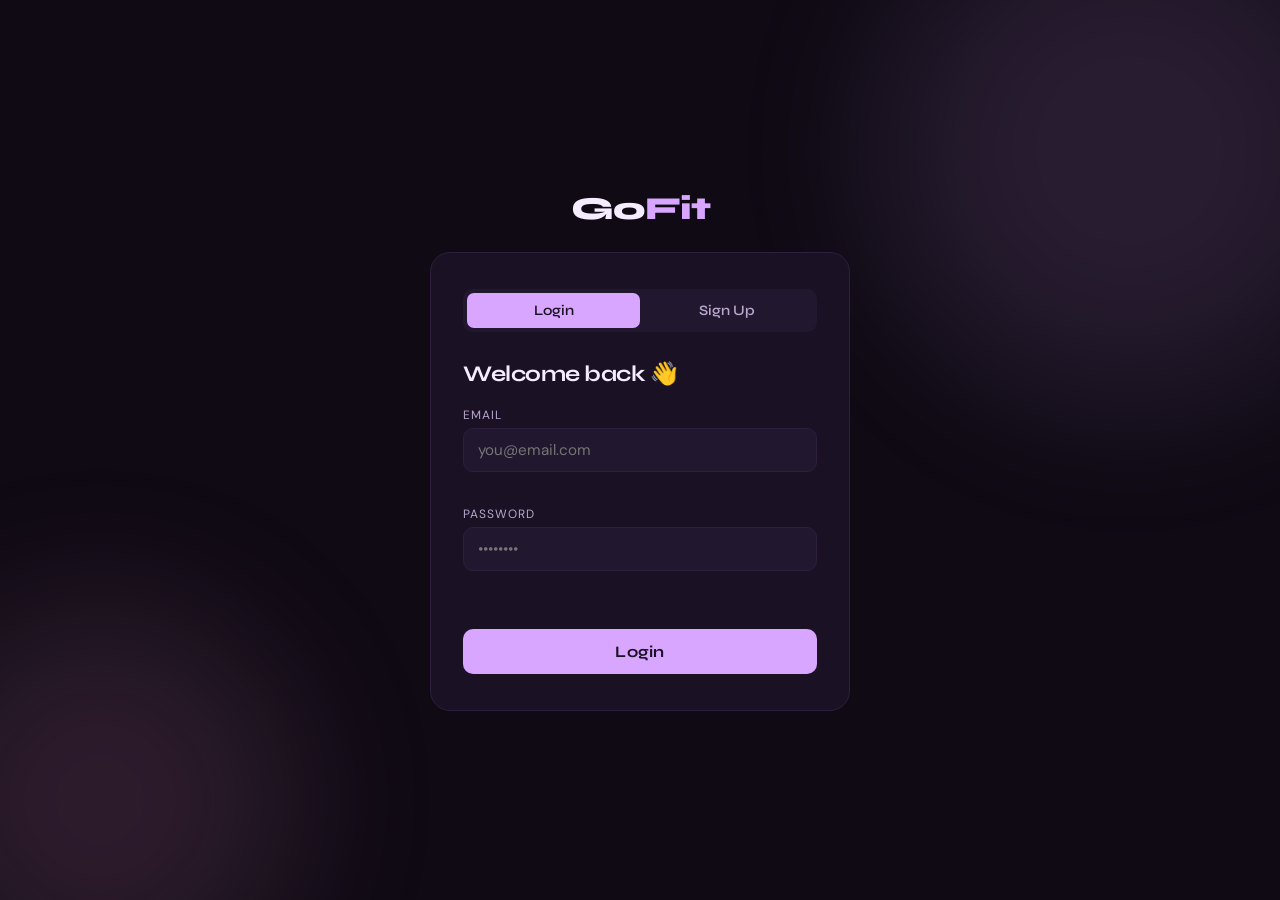
<file: src/main/resources/static/index.html>
<!DOCTYPE html>
<html lang="en">
<head>
    <meta charset="UTF-8">
    <title>GoFit</title>
    <link href="https://fonts.googleapis.com/css2?family=Syne:wght@400;600;700;800&family=DM+Sans:wght@300;400;500&display=swap" rel="stylesheet">
    <style>
        :root {
            --bg: #0f0a14;
            --card: #1a1224;
            --border: #2d1f3d;

            --accent: #d8a6ff;
            --accent-dim: #c084fc;

            --text: #f5ecff;
            --muted: #b8a7cc;

            --error: #ff7aa2;
            --success: #d8a6ff;

            --input-bg: #21172e;
        }

        * { box-sizing: border-box; margin: 0; padding: 0; }

        body {
            font-family: 'DM Sans', sans-serif;
            background: var(--bg);
            color: var(--text);
            min-height: 100vh;
            display: flex;
            align-items: center;
            justify-content: center;
            overflow: hidden;
        }

        body::before, body::after {
            content: '';
            position: fixed;
            border-radius: 50%;
            filter: blur(80px);
            opacity: 0.12;
            pointer-events: none;
            z-index: 0;
        }
        body::before {
            width: 500px; height: 500px;
            background: var(--accent);
            top: -100px; right: -100px;
            animation: drift 8s ease-in-out infinite alternate;
        }
        body::after {
            width: 400px; height: 400px;
            background: #ff9edb;
            bottom: -100px; left: -100px;
            animation: drift 10s ease-in-out infinite alternate-reverse;
        }
        @keyframes drift {
            from { transform: translate(0, 0); }
            to   { transform: translate(40px, 40px); }
        }

        .wrapper {
            position: relative;
            z-index: 1;
            width: 420px;
        }

        .logo {
            font-family: 'Syne', sans-serif;
            font-weight: 800;
            font-size: 2rem;
            letter-spacing: -1px;
            margin-bottom: 24px;
            text-align: center;
        }
        .logo span { color: var(--accent); }

        .card {
            background: var(--card);
            border: 1px solid var(--border);
            border-radius: 20px;
            padding: 36px 32px;
            animation: slideUp 0.4s ease;
        }
        @keyframes slideUp {
            from { opacity: 0; transform: translateY(20px); }
            to   { opacity: 1; transform: translateY(0); }
        }

        .tabs {
            display: flex;
            background: var(--input-bg);
            border-radius: 10px;
            padding: 4px;
            margin-bottom: 28px;
        }
        .tab-btn {
            flex: 1;
            padding: 9px;
            border: none;
            border-radius: 7px;
            background: transparent;
            color: var(--muted);
            font-family: 'Syne', sans-serif;
            font-weight: 600;
            font-size: 0.9rem;
            cursor: pointer;
            transition: all 0.2s;
        }
        .tab-btn.active {
            background: var(--accent);
            color: #1a1224;
        }

        .form-title {
            font-family: 'Syne', sans-serif;
            font-weight: 700;
            font-size: 1.4rem;
            margin-bottom: 20px;
            letter-spacing: -0.5px;
        }

        .field { margin-bottom: 14px; }

        label {
            display: block;
            font-size: 0.75rem;
            color: var(--muted);
            text-transform: uppercase;
            letter-spacing: 0.08em;
            margin-bottom: 5px;
        }

        input, select {
            width: 100%;
            padding: 11px 14px;
            background: var(--input-bg);
            border: 1px solid var(--border);
            border-radius: 10px;
            color: var(--text);
            font-family: 'DM Sans', sans-serif;
            font-size: 0.95rem;
            transition: border-color 0.2s, box-shadow 0.2s;
            outline: none;
            appearance: none;
        }
        input:focus, select:focus {
            border-color: var(--accent);
            box-shadow: 0 0 0 3px rgba(216, 166, 255, 0.2);
        }
        input.invalid, select.invalid {
            border-color: var(--error);
        }
        select option { background: var(--card); }

        .error-msg {
            color: var(--error);
            font-size: 0.75rem;
            margin-top: 4px;
            min-height: 16px;
        }

        .row {
            display: grid;
            grid-template-columns: 1fr 1fr;
            gap: 12px;
        }

        .btn-primary {
            width: 100%;
            padding: 13px;
            background: var(--accent);
            color: #1a1224;
            font-family: 'Syne', sans-serif;
            font-weight: 700;
            font-size: 1rem;
            border: none;
            border-radius: 10px;
            cursor: pointer;
            margin-top: 8px;
            transition: background 0.2s, transform 0.1s;
            letter-spacing: 0.02em;
        }
        .btn-primary:hover { background: var(--accent-dim); }
        .btn-primary:active { transform: scale(0.98); }
        .btn-primary:disabled { opacity: 0.5; cursor: not-allowed; }

        .success-msg {
            color: var(--success);
            font-size: 0.85rem;
            text-align: center;
            margin-top: 12px;
            min-height: 20px;
        }

        .hidden { display: none; }

        #signupForm {
            max-height: 420px;
            overflow-y: auto;
            padding-right: 4px;
        }
        #signupForm::-webkit-scrollbar { width: 4px; }
        #signupForm::-webkit-scrollbar-track { background: transparent; }
        #signupForm::-webkit-scrollbar-thumb { background: var(--border); border-radius: 4px; }
    </style>
</head>
<body>

<div class="wrapper">
    <div class="logo">Go<span>Fit</span></div>

    <div class="card">
        <div class="tabs">
            <button class="tab-btn active" id="tabLogin" onclick="showLogin()">Login</button>
            <button class="tab-btn" id="tabSignup" onclick="showSignup()">Sign Up</button>
        </div>

        <!-- LOGIN -->
        <div id="loginForm">
            <div class="form-title">Welcome back 👋</div>

            <div class="field">
                <label>Email</label>
                <input type="email" id="loginEmail" placeholder="you@email.com">
                <div class="error-msg" id="loginEmailError"></div>
            </div>

            <div class="field">
                <label>Password</label>
                <input type="password" id="loginPassword" placeholder="••••••••">
                <div class="error-msg" id="loginPasswordError"></div>
            </div>

            <div class="error-msg" id="loginError"></div>

            <button class="btn-primary" id="loginBtn" onclick="login()">Login</button>
        </div>

        <!-- SIGNUP -->
        <div id="signupForm" class="hidden">
            <div class="form-title">Create account</div>

            <div class="field">
                <label>Email</label>
                <input type="email" id="email" placeholder="you@email.com">
                <div class="error-msg" id="emailError"></div>
            </div>

            <div class="field">
                <label>Password</label>
                <input type="password" id="password" placeholder="Min 4 characters">
                <div class="error-msg" id="passwordError"></div>
            </div>

            <div class="row">
                <div class="field">

                    <label>First Name</label>
                    <input type="text" id="firstName" placeholder="Alexia">
                    <div class="error-msg" id="firstNameError"></div>
                </div>
                <div class="field">
                    <label>Last Name</label>
                    <input type="text" id="lastName" placeholder="Cosac">
                    <div class="error-msg" id="lastNameError"></div>
                </div>
            </div>

            <div class="row">
                <div class="field">
                    <label>Height (cm)</label>
                    <input type="number" id="height" placeholder="175">
                    <div class="error-msg" id="heightError"></div>
                </div>
                <div class="field">
                    <label>Weight (kg)</label>
                    <input type="number" id="weight" placeholder="70">
                    <div class="error-msg" id="weightError"></div>
                </div>
            </div>

            <div class="field">
                <label>Birth Date</label>
                <input type="date" id="birthDate">
                <div class="error-msg" id="birthDateError"></div>
            </div>

            <div class="field">

                <label>Gender</label>
                <select id="gender">
                    <option value="">Select gender</option>
                    <option value="MALE">Male</option>
                    <option value="FEMALE">Female</option>
                </select>
                <div class="error-msg" id="genderError"></div>
            </div>

            <div class="field">
                <label>Activity Level</label>
                <select id="activity">
                    <option value="">Select activity</option>
                    <option>SEDENTARY</option>
                    <option>LIGHT</option>
                    <option>MODERATE</option>
                    <option>ACTIVE</option>


                </select>
                <div class="error-msg" id="activityError"></div>
            </div>

            <div class="field">
                <label>Goal</label>
                <select id="goal">
                    <option value="">Select goal</option>
                    <option>LOSE_WEIGHT</option>
                    <option>MAINTAIN</option>
                    <option>GAIN_WEIGHT</option>
                    <option>BUILD_MUSCLE</option>
                </select>
                <div class="error-msg" id="goalError"></div>
            </div>

            <button class="btn-primary" id="signupBtn" onclick="signup()">Create Account</button>
            <div class="success-msg" id="successMessage"></div>
        </div>
    </div>
</div>

<script>
    function showLogin() {
        document.getElementById("loginForm").classList.remove("hidden");
        document.getElementById("signupForm").classList.add("hidden");
        document.getElementById("tabLogin").classList.add("active");
        document.getElementById("tabSignup").classList.remove("active");
        clearErrors();
    }

    function showSignup() {
        document.getElementById("signupForm").classList.remove("hidden");
        document.getElementById("loginForm").classList.add("hidden");
        document.getElementById("tabSignup").classList.add("active");
        document.getElementById("tabLogin").classList.remove("active");
        clearErrors();
    }

    function clearErrors() {
        document.querySelectorAll(".error-msg").forEach(e => e.innerText = "");
        document.querySelectorAll("input, select").forEach(el => el.classList.remove("invalid"));
        const s = document.getElementById("successMessage");
        if (s) s.innerText = "";
    }

    function setError(inputId, errorId, message) {
        document.getElementById(errorId).innerText = message;
        const input = document.getElementById(inputId);
        if (input) input.classList.add("invalid");
    }

    async function login() {
        clearErrors();

        const email    = document.getElementById("loginEmail").value.trim();
        const password = document.getElementById("loginPassword").value;
        let valid = true;

        if (!email || !email.includes("@")) {
            setError("loginEmail", "loginEmailError", "Enter a valid email");
            valid = false;
        }
        if (!password || password.length < 4) {
            setError("loginPassword", "loginPasswordError", "Min 4 characters");
            valid = false;
        }
        if (!valid) return;

        const btn = document.getElementById("loginBtn");
        btn.disabled = true;
        btn.innerText = "Logging in...";

        try {
            const response = await fetch("http://localhost:8083/auth/login", {
                method: "POST",
                headers: { "Content-Type": "application/json" },
                body: JSON.stringify({ email, password })
            });

            if (response.ok) {
                const data = await response.json();
                localStorage.setItem("token", data.token);
                btn.innerText = "✓ Success!";
                setTimeout(() => {
                    window.location.href = "dashboard.html";
                }, 600);
            } else {
                const msg = await response.text();
                document.getElementById("loginError").innerText = msg || "Invalid credentials";
                btn.disabled = false;
                btn.innerText = "Login";
            }

        } catch (err) {
            console.error(err);
            document.getElementById("loginError").innerText = "Server error. Try again.";
            btn.disabled = false;
            btn.innerText = "Login";
        }
    }

    async function signup() {
        clearErrors();

        const email     = document.getElementById("email").value.trim();
        const password  = document.getElementById("password").value;
        const height    = document.getElementById("height").value;
        const weight    = document.getElementById("weight").value;
        const birthDate = document.getElementById("birthDate").value;
        const activity  = document.getElementById("activity").value;
        const goal      = document.getElementById("goal").value;

        const gender = document.getElementById("gender").value;
        const firstName = document.getElementById("firstName").value.trim();
        const lastName  = document.getElementById("lastName").value.trim();

        let valid = true;

        if (!email || !email.includes("@")) {
            setError("email", "emailError", "Invalid email"); valid = false;
        }
        if (!password || password.length < 4) {
            setError("password", "passwordError", "Min 4 characters"); valid = false;
        }
        if (!height || height < 100 || height > 250) {
            setError("height", "heightError", "Must be 100–250 cm"); valid = false;
        }
        if (!weight || weight < 30 || weight > 300) {
            setError("weight", "weightError", "Must be 30–300 kg"); valid = false;
        }
        if (!birthDate) {
            setError("birthDate", "birthDateError", "Select birth date"); valid = false;
        }
        if (!activity) {
            setError("activity", "activityError", "Select activity level"); valid = false;
        }
        if (!goal) {
            setError("goal", "goalError", "Select a goal"); valid = false;
        }
        if (!valid) return;

        const btn = document.getElementById("signupBtn");
        btn.disabled = true;
        btn.innerText = "Creating account...";

        try {
            const response = await fetch("http://localhost:8083/auth/register", {
                method: "POST",
                headers: { "Content-Type": "application/json" },
                body: JSON.stringify({
                    email, password,

                    firstName,
                    lastName,
                    height: parseFloat(height),
                    weight: parseFloat(weight),
                    birthDate, activityLevel: activity, goal,
                    gender,
                    targetWeight: parseFloat(weight),
                    experienceLevel: "BEGINNER"
                })
            });

            if (response.ok) {
                document.getElementById("successMessage").innerText = "✓ Account created! Redirecting to login...";
                btn.innerText = "Create Account";
                btn.disabled = false;
                setTimeout(showLogin, 1500);
            } else {
                const msg = await response.text();
                setError("email", "emailError", msg || "Something went wrong");
                btn.disabled = false;
                btn.innerText = "Create Account";
            }

        } catch (err) {
            console.error(err);
            setError("email", "emailError", "Server error");
            btn.disabled = false;
            btn.innerText = "Create Account";
        }
    }
</script>
</body>
</html>
</file>
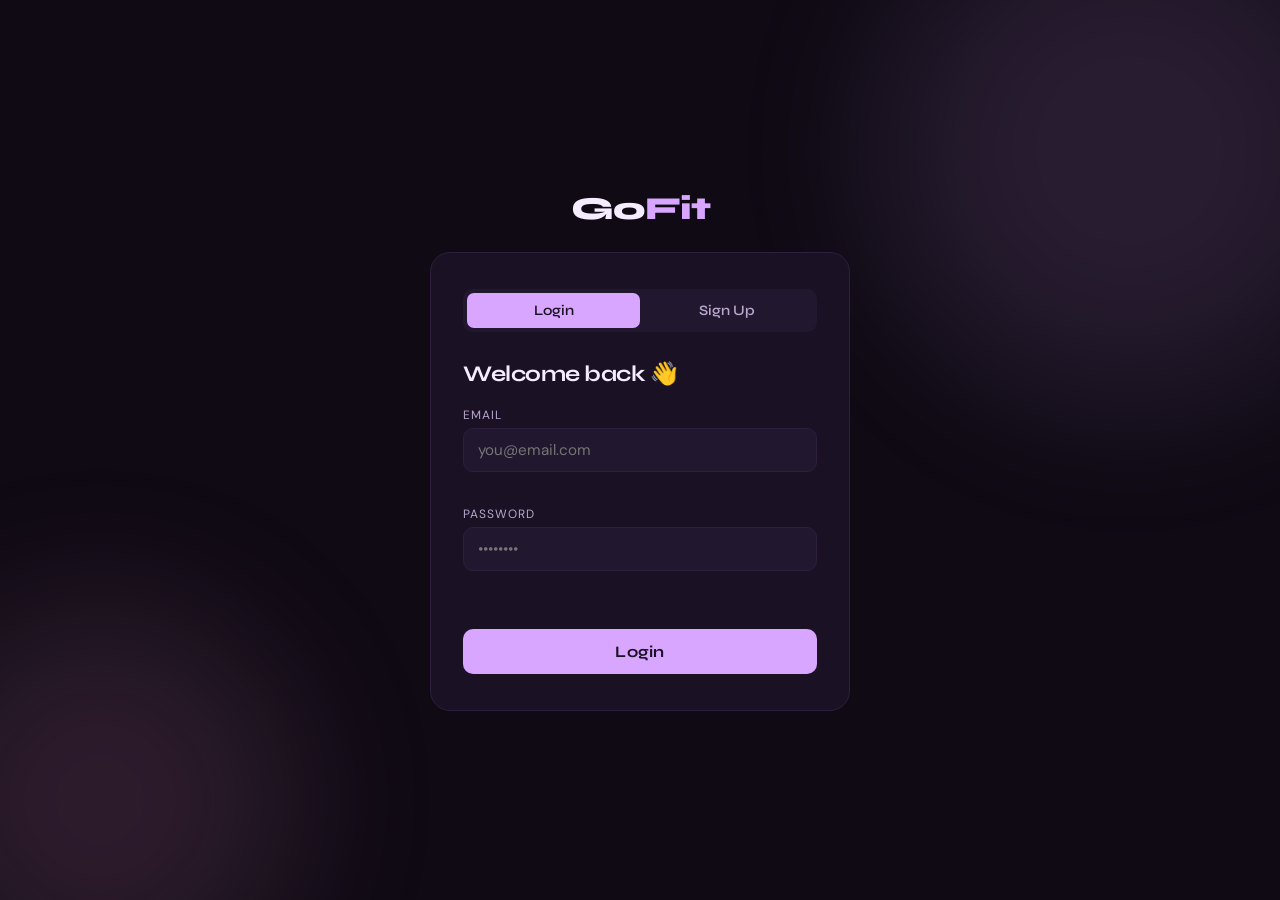
<file: gofit/src/main/resources/static/index.html>
<!DOCTYPE html>
<html lang="en">
<head>
    <meta charset="UTF-8">
    <title>GoFit</title>
    <link href="https://fonts.googleapis.com/css2?family=Syne:wght@400;600;700;800&family=DM+Sans:wght@300;400;500&display=swap" rel="stylesheet">
    <style>
        :root {
            --bg: #0f0a14;
            --card: #1a1224;
            --border: #2d1f3d;

            --accent: #d8a6ff;
            --accent-dim: #c084fc;

            --text: #f5ecff;
            --muted: #b8a7cc;

            --error: #ff7aa2;
            --success: #d8a6ff;

            --input-bg: #21172e;
        }

        * { box-sizing: border-box; margin: 0; padding: 0; }

        body {
            font-family: 'DM Sans', sans-serif;
            background: var(--bg);
            color: var(--text);
            min-height: 100vh;
            display: flex;
            align-items: center;
            justify-content: center;
            overflow: hidden;
        }

        body::before, body::after {
            content: '';
            position: fixed;
            border-radius: 50%;
            filter: blur(80px);
            opacity: 0.12;
            pointer-events: none;
            z-index: 0;
        }
        body::before {
            width: 500px; height: 500px;
            background: var(--accent);
            top: -100px; right: -100px;
            animation: drift 8s ease-in-out infinite alternate;
        }
        body::after {
            width: 400px; height: 400px;
            background: #ff9edb;
            bottom: -100px; left: -100px;
            animation: drift 10s ease-in-out infinite alternate-reverse;
        }
        @keyframes drift {
            from { transform: translate(0, 0); }
            to   { transform: translate(40px, 40px); }
        }

        .wrapper {
            position: relative;
            z-index: 1;
            width: 420px;
        }

        .logo {
            font-family: 'Syne', sans-serif;
            font-weight: 800;
            font-size: 2rem;
            letter-spacing: -1px;
            margin-bottom: 24px;
            text-align: center;
        }
        .logo span { color: var(--accent); }

        .card {
            background: var(--card);
            border: 1px solid var(--border);
            border-radius: 20px;
            padding: 36px 32px;
            animation: slideUp 0.4s ease;
        }
        @keyframes slideUp {
            from { opacity: 0; transform: translateY(20px); }
            to   { opacity: 1; transform: translateY(0); }
        }

        .tabs {
            display: flex;
            background: var(--input-bg);
            border-radius: 10px;
            padding: 4px;
            margin-bottom: 28px;
        }
        .tab-btn {
            flex: 1;
            padding: 9px;
            border: none;
            border-radius: 7px;
            background: transparent;
            color: var(--muted);
            font-family: 'Syne', sans-serif;
            font-weight: 600;
            font-size: 0.9rem;
            cursor: pointer;
            transition: all 0.2s;
        }
        .tab-btn.active {
            background: var(--accent);
            color: #1a1224;
        }

        .form-title {
            font-family: 'Syne', sans-serif;
            font-weight: 700;
            font-size: 1.4rem;
            margin-bottom: 20px;
            letter-spacing: -0.5px;
        }

        .field { margin-bottom: 14px; }

        label {
            display: block;
            font-size: 0.75rem;
            color: var(--muted);
            text-transform: uppercase;
            letter-spacing: 0.08em;
            margin-bottom: 5px;
        }

        input, select {
            width: 100%;
            padding: 11px 14px;
            background: var(--input-bg);
            border: 1px solid var(--border);
            border-radius: 10px;
            color: var(--text);
            font-family: 'DM Sans', sans-serif;
            font-size: 0.95rem;
            transition: border-color 0.2s, box-shadow 0.2s;
            outline: none;
            appearance: none;
        }
        input:focus, select:focus {
            border-color: var(--accent);
            box-shadow: 0 0 0 3px rgba(216, 166, 255, 0.2);
        }
        input.invalid, select.invalid {
            border-color: var(--error);
        }
        select option { background: var(--card); }

        .error-msg {
            color: var(--error);
            font-size: 0.75rem;
            margin-top: 4px;
            min-height: 16px;
        }

        .row {
            display: grid;
            grid-template-columns: 1fr 1fr;
            gap: 12px;
        }

        .btn-primary {
            width: 100%;
            padding: 13px;
            background: var(--accent);
            color: #1a1224;
            font-family: 'Syne', sans-serif;
            font-weight: 700;
            font-size: 1rem;
            border: none;
            border-radius: 10px;
            cursor: pointer;
            margin-top: 8px;
            transition: background 0.2s, transform 0.1s;
            letter-spacing: 0.02em;
        }
        .btn-primary:hover { background: var(--accent-dim); }
        .btn-primary:active { transform: scale(0.98); }
        .btn-primary:disabled { opacity: 0.5; cursor: not-allowed; }

        .success-msg {
            color: var(--success);
            font-size: 0.85rem;
            text-align: center;
            margin-top: 12px;
            min-height: 20px;
        }

        .hidden { display: none; }

        #signupForm {
            max-height: 420px;
            overflow-y: auto;
            padding-right: 4px;
        }
        #signupForm::-webkit-scrollbar { width: 4px; }
        #signupForm::-webkit-scrollbar-track { background: transparent; }
        #signupForm::-webkit-scrollbar-thumb { background: var(--border); border-radius: 4px; }
    </style>
</head>
<body>

<div class="wrapper">
    <div class="logo">Go<span>Fit</span></div>

    <div class="card">
        <div class="tabs">
            <button class="tab-btn active" id="tabLogin" onclick="showLogin()">Login</button>
            <button class="tab-btn" id="tabSignup" onclick="showSignup()">Sign Up</button>
        </div>

        <!-- LOGIN -->
        <div id="loginForm">
            <div class="form-title">Welcome back 👋</div>

            <div class="field">
                <label>Email</label>
                <input type="email" id="loginEmail" placeholder="you@email.com">
                <div class="error-msg" id="loginEmailError"></div>
            </div>

            <div class="field">
                <label>Password</label>
                <input type="password" id="loginPassword" placeholder="••••••••">
                <div class="error-msg" id="loginPasswordError"></div>
            </div>

            <div class="error-msg" id="loginError"></div>

            <button class="btn-primary" id="loginBtn" onclick="login()">Login</button>
        </div>

        <!-- SIGNUP -->
        <div id="signupForm" class="hidden">
            <div class="form-title">Create account</div>

            <div class="field">
                <label>Email</label>
                <input type="email" id="email" placeholder="you@email.com">
                <div class="error-msg" id="emailError"></div>
            </div>

            <div class="field">
                <label>Password</label>
                <input type="password" id="password" placeholder="Min 4 characters">
                <div class="error-msg" id="passwordError"></div>
            </div>

            <div class="row">
                <div class="field">
                    <label>First Name</label>
                    <input type="text" id="firstName" placeholder="Alexia">
                    <div class="error-msg" id="firstNameError"></div>
                </div>
                <div class="field">
                    <label>Last Name</label>
                    <input type="text" id="lastName" placeholder="Cosac">
                    <div class="error-msg" id="lastNameError"></div>
                </div>
            </div>

            <div class="row">
                <div class="field">
                    <label>Height (cm)</label>
                    <input type="number" id="height" placeholder="175">
                    <div class="error-msg" id="heightError"></div>
                </div>
                <div class="field">
                    <label>Weight (kg)</label>
                    <input type="number" id="weight" placeholder="70">
                    <div class="error-msg" id="weightError"></div>
                </div>
            </div>

            <div class="field">
                <label>Birth Date</label>
                <input type="date" id="birthDate">
                <div class="error-msg" id="birthDateError"></div>
            </div>

            <div class="field">
                <label>Gender</label>
                <select id="gender">
                    <option value="">Select gender</option>
                    <option value="MALE">Male</option>
                    <option value="FEMALE">Female</option>
                </select>
                <div class="error-msg" id="genderError"></div>
            </div>

            <div class="field">
                <label>Activity Level</label>
                <select id="activity">
                    <option value="">Select activity</option>
                    <option>SEDENTARY</option>
                    <option>LIGHT</option>
                    <option>MODERATE</option>
                    <option>ACTIVE</option>
                    <option>ATHLETE</option>
                </select>
                <div class="error-msg" id="activityError"></div>
            </div>

            <div class="field">
                <label>Goal</label>
                <select id="goal">
                    <option value="">Select goal</option>
                    <option>LOSE_WEIGHT</option>
                    <option>MAINTAIN</option>
                    <option>GAIN_WEIGHT</option>
                    <option>BUILD_MUSCLE</option>
                </select>
                <div class="error-msg" id="goalError"></div>
            </div>

            <button class="btn-primary" id="signupBtn" onclick="signup()">Create Account</button>
            <div class="success-msg" id="successMessage"></div>
        </div>
    </div>
</div>

<script>
    function showLogin() {
        document.getElementById("loginForm").classList.remove("hidden");
        document.getElementById("signupForm").classList.add("hidden");
        document.getElementById("tabLogin").classList.add("active");
        document.getElementById("tabSignup").classList.remove("active");
        clearErrors();
    }

    function showSignup() {
        document.getElementById("signupForm").classList.remove("hidden");
        document.getElementById("loginForm").classList.add("hidden");
        document.getElementById("tabSignup").classList.add("active");
        document.getElementById("tabLogin").classList.remove("active");
        clearErrors();
    }

    function clearErrors() {
        document.querySelectorAll(".error-msg").forEach(e => e.innerText = "");
        document.querySelectorAll("input, select").forEach(el => el.classList.remove("invalid"));
        const s = document.getElementById("successMessage");
        if (s) s.innerText = "";
    }

    function setError(inputId, errorId, message) {
        document.getElementById(errorId).innerText = message;
        const input = document.getElementById(inputId);
        if (input) input.classList.add("invalid");
    }

    async function login() {
        clearErrors();

        const email    = document.getElementById("loginEmail").value.trim();
        const password = document.getElementById("loginPassword").value;
        let valid = true;

        if (!email || !email.includes("@")) {
            setError("loginEmail", "loginEmailError", "Enter a valid email");
            valid = false;
        }
        if (!password || password.length < 4) {
            setError("loginPassword", "loginPasswordError", "Min 4 characters");
            valid = false;
        }
        if (!valid) return;

        const btn = document.getElementById("loginBtn");
        btn.disabled = true;
        btn.innerText = "Logging in...";

        try {
            const response = await fetch("http://localhost:8083/auth/login", {
                method: "POST",
                headers: { "Content-Type": "application/json" },
                body: JSON.stringify({ email, password })
            });

            if (response.ok) {
                const data = await response.json();
                localStorage.setItem("token", data.token);
                localStorage.setItem("role", data.role);

            
                

                btn.innerText = "✓ Success!";

                setTimeout(() => {
                    // 2. Check the role and redirect accordingly
                    if (data.role === "ADMIN") {
                        window.location.href = "admin_dashboard.html";
                    } else {
                        window.location.href = "dashboard.html";
                    }
                }, 600);

            } else {
                const msg = await response.text();
                document.getElementById("loginError").innerText = msg || "Invalid credentials";
                btn.disabled = false;
                btn.innerText = "Login";
            }

        } catch (err) {
            console.error(err);
            document.getElementById("loginError").innerText = "Server error. Try again.";
            btn.disabled = false;
            btn.innerText = "Login";
        }
    }

    async function signup() {
        clearErrors();

        const email     = document.getElementById("email").value.trim();
        const password  = document.getElementById("password").value;
        const height    = document.getElementById("height").value;
        const weight    = document.getElementById("weight").value;
        const birthDate = document.getElementById("birthDate").value;
        const activity  = document.getElementById("activity").value;
        const goal      = document.getElementById("goal").value;

        const gender = document.getElementById("gender").value;
        const firstName = document.getElementById("firstName").value.trim();
        const lastName  = document.getElementById("lastName").value.trim();

        let valid = true;

        if (!email || !email.includes("@")) {
            setError("email", "emailError", "Invalid email"); valid = false;
        }
        if (!password || password.length < 4) {
            setError("password", "passwordError", "Min 4 characters"); valid = false;
        }
        if (!height || height < 100 || height > 250) {
            setError("height", "heightError", "Must be 100–250 cm"); valid = false;
        }
        if (!weight || weight < 30 || weight > 300) {
            setError("weight", "weightError", "Must be 30–300 kg"); valid = false;
        }
        if (!birthDate) {
            setError("birthDate", "birthDateError", "Select birth date"); valid = false;
        }
        if (!activity) {
            setError("activity", "activityError", "Select activity level"); valid = false;
        }
        if (!goal) {
            setError("goal", "goalError", "Select a goal"); valid = false;
        }
        if (!valid) return;

        const btn = document.getElementById("signupBtn");
        btn.disabled = true;
        btn.innerText = "Creating account...";

        try {
            const response = await fetch("http://localhost:8083/auth/register", {
                method: "POST",
                headers: { "Content-Type": "application/json" },
                body: JSON.stringify({
                    email, password,

                    firstName,
                    lastName,
                    height: parseFloat(height),
                    weight: parseFloat(weight),
                    birthDate, activityLevel: activity, goal,
                    gender,
                    targetWeight: parseFloat(weight),
                    experienceLevel: "BEGINNER"
                })
            });

            if (response.ok) {
                document.getElementById("successMessage").innerText = "✓ Account created! Redirecting to login...";
                btn.innerText = "Create Account";
                btn.disabled = false;
                setTimeout(showLogin, 1500);
            } else {
                const msg = await response.text();
                setError("email", "emailError", msg || "Something went wrong");
                btn.disabled = false;
                btn.innerText = "Create Account";
            }

        } catch (err) {
            console.error(err);
            setError("email", "emailError", "Server error");
            btn.disabled = false;
            btn.innerText = "Create Account";
        }
    }
</script>
</body>
</html>
</file>
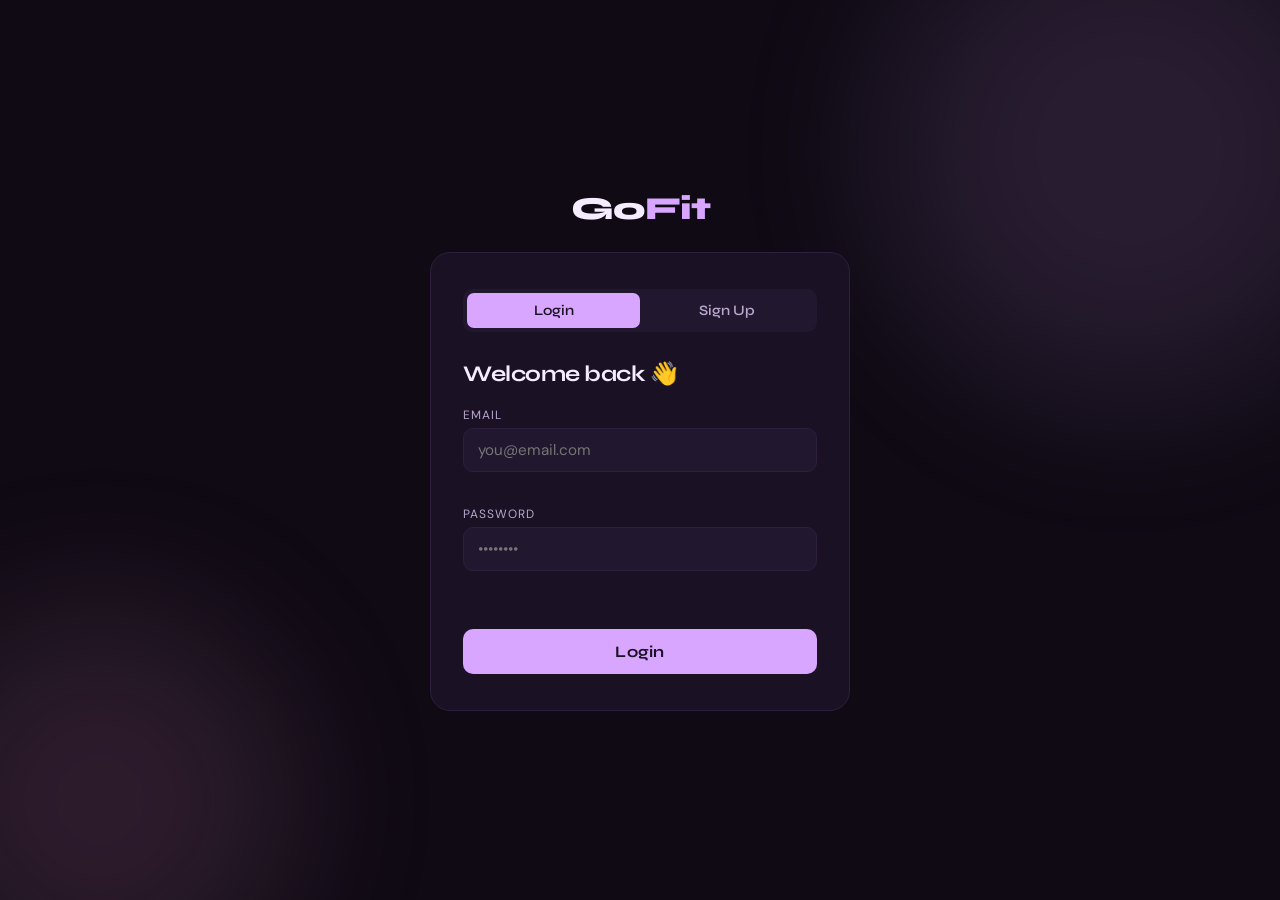
<file: src/main/resources/static/dashboard.html>
<!DOCTYPE html>
<html lang="en">
<head>
    <meta charset="UTF-8">
    <title>GoFit — Dashboard</title>
    <link href="https://fonts.googleapis.com/css2?family=Syne:wght@400;600;700;800&family=DM+Sans:ital,wght@0,300;0,400;0,500;1,400&display=swap" rel="stylesheet">
    <style>
        :root {
            --bg: #0f0a14;
            --surface: #1a1224;
            --surface2: #21172e;
            --border: #2d1f3d;
            --accent: #d8a6ff;
            --accent-dim: #c084fc;
            --text: #f5ecff;
            --muted: #b8a7cc;
            --danger: #ff7aa2;
            --sidebar-w: 220px;
        }

        * { box-sizing: border-box; margin: 0; padding: 0; }

        body {
            font-family: 'DM Sans', sans-serif;
            background: var(--bg);
            color: var(--text);
            display: flex;
            min-height: 100vh;
        }

        /* ── SIDEBAR ── */
        .sidebar {
            width: var(--sidebar-w);
            background: var(--surface);
            border-right: 1px solid var(--border);
            display: flex;
            flex-direction: column;
            padding: 28px 16px;
            position: fixed;
            top: 0; left: 0; bottom: 0;
        }

        .logo {
            font-family: 'Syne', sans-serif;
            font-weight: 800;
            font-size: 1.5rem;
            letter-spacing: -1px;
            margin-bottom: 36px;
            padding-left: 8px;
        }
        .logo span { color: var(--accent); }

        .nav-item {
            display: flex;
            align-items: center;
            gap: 10px;
            padding: 10px 12px;
            border-radius: 10px;
            cursor: pointer;
            color: var(--muted);
            font-size: 0.92rem;
            font-weight: 500;
            transition: all 0.18s;
            margin-bottom: 4px;
            border: none;
            background: none;
            width: 100%;
            text-align: left;
        }
        .nav-item:hover { color: var(--text); background: var(--surface2); }
        .nav-item.active { color: var(--accent); background: rgba(216,166,255,0.12); }
        .nav-item .icon { font-size: 1.1rem; width: 20px; text-align: center; }

        .sidebar-footer {
            margin-top: auto;
        }
        .logout-btn {
            display: flex;
            align-items: center;
            gap: 10px;
            padding: 10px 12px;
            border-radius: 10px;
            cursor: pointer;
            color: var(--danger);
            font-size: 0.92rem;
            font-weight: 500;
            border: none;
            background: none;
            width: 100%;
            text-align: left;
            transition: background 0.18s;
        }
        .logout-btn:hover { background: rgba(255,95,95,0.08); }

        /* ── MAIN ── */
        .main {
            margin-left: var(--sidebar-w);
            flex: 1;
            padding: 36px 40px;
            max-width: 1100px;
        }

        .page { display: none; animation: fadeIn 0.3s ease; }
        .page.active { display: block; }
        @keyframes fadeIn { from { opacity:0; transform:translateY(8px); } to { opacity:1; transform:translateY(0); } }

        /* ── HEADER ── */
        .page-header {
            display: flex;
            justify-content: space-between;
            align-items: flex-start;
            margin-bottom: 32px;
        }
        .page-header h1 {
            font-family: 'Syne', sans-serif;
            font-size: 1.8rem;
            font-weight: 700;
            letter-spacing: -0.5px;
        }
        .greeting-sub { color: var(--muted); font-size: 0.9rem; margin-top: 4px; }

        /* ── STAT CARDS ── */
        .stats-grid {
            display: grid;
            grid-template-columns: repeat(4, 1fr);
            gap: 16px;
            margin-bottom: 28px;
        }
        .stat-card {
            background: var(--surface);
            border: 1px solid var(--border);
            border-radius: 16px;
            padding: 20px;
            transition: border-color 0.2s;
        }
        .stat-card:hover { border-color: #3a3a3a; }
        .stat-label {
            font-size: 0.72rem;
            text-transform: uppercase;
            letter-spacing: 0.1em;
            color: var(--muted);
            margin-bottom: 8px;
        }
        .stat-value {
            font-family: 'Syne', sans-serif;
            font-size: 1.7rem;
            font-weight: 700;
            letter-spacing: -1px;
        }
        .stat-value.accent { color: var(--accent); }
        .stat-unit { font-size: 0.8rem; color: var(--muted); margin-top: 2px; }

        /* ── BMI BAR ── */
        .bmi-section {
            background: var(--surface);
            border: 1px solid var(--border);
            border-radius: 16px;
            padding: 24px;
            margin-bottom: 28px;
        }
        .section-title {
            font-family: 'Syne', sans-serif;
            font-weight: 700;
            font-size: 1rem;
            margin-bottom: 16px;
            letter-spacing: -0.3px;
        }
        .bmi-bar-track {
            height: 10px;
            border-radius: 99px;
            background: linear-gradient(to right, #5af5c8 0%, #c8f55a 25%, #f5d05a 50%, #f5905a 75%, #ff5f9e 100%);
            position: relative;
            margin-bottom: 8px;
        }
        .bmi-marker {
            width: 14px; height: 14px;
            background: white;
            border: 2px solid var(--bg);
            border-radius: 50%;
            position: absolute;
            top: -2px;
            transform: translateX(-50%);
            transition: left 0.6s ease;
            box-shadow: 0 0 0 2px var(--accent);
        }
        .bmi-labels {
            display: flex;
            justify-content: space-between;
            font-size: 0.7rem;
            color: var(--muted);
        }
        .bmi-status {
            font-size: 0.85rem;
            margin-top: 10px;
            color: var(--muted);
        }
        .bmi-status strong { color: var(--text); }

        /* ── CALORIES RING ── */
        .calories-section {
            background: var(--surface);
            border: 1px solid var(--border);
            border-radius: 16px;
            padding: 24px;
            margin-bottom: 28px;
            display: flex;
            align-items: center;
            gap: 32px;
        }
        .ring-wrap { position: relative; width: 100px; height: 100px; flex-shrink: 0; }
        .ring-wrap svg { transform: rotate(-90deg); }
        .ring-center {
            position: absolute;
            inset: 0;
            display: flex;
            flex-direction: column;
            align-items: center;
            justify-content: center;
            font-family: 'Syne', sans-serif;
            font-weight: 700;
            font-size: 1.1rem;
        }
        .ring-center small { font-size: 0.6rem; color: var(--muted); font-family: 'DM Sans', sans-serif; font-weight: 400; }
        .calories-info h3 { font-family: 'Syne', sans-serif; font-weight: 700; font-size: 1rem; margin-bottom: 6px; }
        .calories-info p { font-size: 0.85rem; color: var(--muted); line-height: 1.5; }
        .goal-badge {
            display: inline-block;
            padding: 3px 10px;
            border-radius: 99px;
            background: rgba(216,166,255,0.12);
            color: var(--accent);
            font-size: 0.75rem;
            font-weight: 600;
            margin-top: 8px;
            letter-spacing: 0.04em;
        }

        /* ── WORKOUTS ── */
        .workouts-header {
            display: flex;
            justify-content: space-between;
            align-items: center;
            margin-bottom: 16px;
        }
        .btn-add {
            padding: 8px 18px;
            background: var(--accent);
            color: #0a0a0a;
            border: none;
            border-radius: 8px;
            font-family: 'Syne', sans-serif;
            font-weight: 700;
            font-size: 0.85rem;
            cursor: pointer;
            transition: background 0.2s;
        }
        .btn-add:hover { background: var(--accent-dim); }

        .workout-list { display: flex; flex-direction: column; gap: 10px; }
        .workout-card {
            background: var(--surface);
            border: 1px solid var(--border);
            border-radius: 12px;
            padding: 16px 20px;
            display: flex;
            align-items: center;
            gap: 16px;
            transition: border-color 0.2s;
        }
        .workout-card:hover { border-color: #3a3a3a; }
        .workout-icon {
            width: 42px; height: 42px;
            background: rgba(216,166,255,0.12);
            border-radius: 10px;
            display: flex;
            align-items: center;
            justify-content: center;
            font-size: 1.2rem;
            flex-shrink: 0;
        }
        .workout-info { flex: 1; }
        .workout-name { font-weight: 600; font-size: 0.95rem; }
        .workout-meta { font-size: 0.78rem; color: var(--muted); margin-top: 2px; }
        .workout-cals {
            font-family: 'Syne', sans-serif;
            font-weight: 700;
            color: var(--accent);
            font-size: 0.9rem;
        }
        .workout-delete {
            background: none;
            border: none;
            color: var(--muted);
            cursor: pointer;
            font-size: 1rem;
            padding: 4px 8px;
            border-radius: 6px;
            transition: color 0.2s, background 0.2s;
        }
        .workout-delete:hover { color: var(--danger); background: rgba(255,95,95,0.08); }

        .empty-state {
            text-align: center;
            padding: 40px;
            color: var(--muted);
            font-size: 0.9rem;
        }
        .empty-state .big { font-size: 2.5rem; margin-bottom: 8px; }

        /* ── MODAL ── */
        .modal-overlay {
            display: none;
            position: fixed;
            inset: 0;
            background: rgba(0,0,0,0.7);
            z-index: 100;
            align-items: center;
            justify-content: center;
        }
        .modal-overlay.open { display: flex; }
        .modal {
            background: var(--surface);
            border: 1px solid var(--border);
            border-radius: 20px;
            padding: 32px;
            width: 380px;
            animation: slideUp 0.25s ease;
        }
        @keyframes slideUp { from { opacity:0; transform:translateY(16px); } to { opacity:1; transform:translateY(0); } }
        .modal h2 { font-family: 'Syne', sans-serif; font-weight: 700; margin-bottom: 20px; }

        .modal label {
            display: block;
            font-size: 0.72rem;
            text-transform: uppercase;
            letter-spacing: 0.08em;
            color: var(--muted);
            margin-bottom: 5px;
            margin-top: 12px;
        }
        .modal input, .modal select {
            width: 100%;
            padding: 10px 12px;
            background: var(--surface2);
            border: 1px solid var(--border);
            border-radius: 8px;
            color: var(--text);
            font-family: 'DM Sans', sans-serif;
            font-size: 0.9rem;
            outline: none;
        }
        .modal input:focus, .modal select:focus { border-color: var(--accent); }
        .modal select option { background: var(--surface); }

        .modal-actions { display: flex; gap: 10px; margin-top: 20px; }
        .btn-cancel {
            flex: 1; padding: 10px;
            background: var(--surface2);
            border: 1px solid var(--border);
            border-radius: 8px;
            color: var(--muted);
            cursor: pointer;
            font-family: 'Syne', sans-serif;
            font-weight: 600;
        }
        .btn-cancel:hover { color: var(--text); }
        .btn-save {
            flex: 2; padding: 10px;
            background: var(--accent);
            border: none;
            border-radius: 8px;
            color: #0a0a0a;
            cursor: pointer;
            font-family: 'Syne', sans-serif;
            font-weight: 700;
            transition: background 0.2s;
        }
        .btn-save:hover { background: var(--accent-dim); }

        /* ── PROFILE PAGE ── */
        .profile-grid {
            display: grid;
            grid-template-columns: 1fr 1fr;
            gap: 16px;
        }
        .profile-field {
            background: var(--surface);
            border: 1px solid var(--border);
            border-radius: 14px;
            padding: 18px 20px;
        }
        .profile-field .pf-label {
            font-size: 0.72rem;
            text-transform: uppercase;
            letter-spacing: 0.1em;
            color: var(--muted);
            margin-bottom: 6px;
        }
        .profile-field .pf-value {
            font-family: 'Syne', sans-serif;
            font-weight: 700;
            font-size: 1.15rem;
        }

        /* loading skeleton */
        .skeleton {
            background: linear-gradient(90deg, var(--surface) 25%, var(--surface2) 50%, var(--surface) 75%);
            background-size: 200% 100%;
            animation: shimmer 1.2s infinite;
            border-radius: 8px;
            height: 1.2rem;
            width: 60%;
        }
        @keyframes shimmer { from { background-position: 200% 0; } to { background-position: -200% 0; } }
    </style>
</head>
<body>

<!-- SIDEBAR -->
<nav class="sidebar">
    <div class="logo">Go<span>Fit</span></div>

    <button class="nav-item active" onclick="showPage('overview')" id="nav-overview">
        <span class="icon">📊</span> Overview
    </button>
    <button class="nav-item" onclick="showPage('workouts')" id="nav-workouts">
        <span class="icon">🏋️</span> Workouts
    </button>
    <button class="nav-item" onclick="showPage('profile')" id="nav-profile">
        <span class="icon">👤</span> Profile
    </button>

    <div class="sidebar-footer">
        <button class="logout-btn" onclick="logout()">
            <span class="icon">🚪</span> Logout
        </button>
    </div>
</nav>

<!-- MAIN -->
<main class="main">

    <!-- OVERVIEW PAGE -->
    <div class="page active" id="page-overview">
        <div class="page-header">
            <div>
                <h1 id="greeting">Good morning 👋</h1>
                <div class="greeting-sub" id="userEmail">Loading...</div>
            </div>
        </div>

        <div class="stats-grid">
            <div class="stat-card">
                <div class="stat-label">Weight</div>
                <div class="stat-value accent" id="stat-weight">—</div>
                <div class="stat-unit">kg</div>
            </div>
            <div class="stat-card">
                <div class="stat-label">Height</div>
                <div class="stat-value" id="stat-height">—</div>
                <div class="stat-unit">cm</div>
            </div>
            <div class="stat-card">
                <div class="stat-label">BMI</div>
                <div class="stat-value" id="stat-bmi">—</div>
                <div class="stat-unit" id="stat-bmi-label">—</div>
            </div>
            <div class="stat-card">
                <div class="stat-label">Age</div>
                <div class="stat-value" id="stat-age">—</div>
                <div class="stat-unit">years old</div>
            </div>
        </div>

        <!-- BMI BAR -->
        <div class="bmi-section">
            <div class="section-title">BMI Scale</div>
            <div class="bmi-bar-track">
                <div class="bmi-marker" id="bmiMarker" style="left: 0%"></div>
            </div>
            <div class="bmi-labels">
                <span>Underweight</span>
                <span>Normal</span>
                <span>Overweight</span>
                <span>Obese</span>
            </div>
            <div class="bmi-status" id="bmiStatus">—</div>
        </div>

        <!-- CALORIES RING -->
        <div class="calories-section">
            <div class="ring-wrap">
                <svg width="100" height="100" viewBox="0 0 100 100">
                    <circle cx="50" cy="50" r="40" fill="none" stroke="#1c1c1c" stroke-width="10"/>
                    <circle cx="50" cy="50" r="40" fill="none" stroke="#d8a6ff" stroke-width="10"
                            stroke-dasharray="251.2" stroke-dashoffset="251.2"
                            stroke-linecap="round" id="caloriesRing"/>
                </svg>
                <div class="ring-center">
                    <span id="ringNumber">—</span>
                    <small>kcal</small>
                </div>
            </div>
            <div class="calories-info">
                <h3>Daily Calorie Target</h3>
                <p id="caloriesDesc">Based on your activity level and goal, here's your recommended daily intake.</p>
                <span class="goal-badge" id="goalBadge">—</span>
            </div>
        </div>
    </div>

    <!-- WORKOUTS PAGE -->
    <div class="page" id="page-workouts">
        <div class="page-header">
            <div>
                <h1>Workouts</h1>
                <div class="greeting-sub">Track your training sessions</div>
            </div>
        </div>
        <div class="workouts-header">
            <div class="section-title">Recent Sessions</div>
            <button class="btn-add" onclick="openModal()">+ Add Workout</button>
        </div>
        <div class="workout-list" id="workoutList">
            <div class="empty-state">
                <div class="big">🏋️</div>
                Loading workouts...
            </div>
        </div>
    </div>

    <!-- PROFILE PAGE -->
    <div class="page" id="page-profile">
        <div class="page-header">
            <div>
                <h1>Profile</h1>
                <div class="greeting-sub">Your account details</div>
            </div>
        </div>
        <div class="profile-grid" id="profileGrid">
            <div class="profile-field"><div class="pf-label">Email</div><div class="pf-value skeleton"></div></div>
            <div class="profile-field"><div class="pf-label">Age</div><div class="pf-value skeleton"></div></div>
            <div class="profile-field"><div class="pf-label">Height</div><div class="pf-value skeleton"></div></div>
            <div class="profile-field"><div class="pf-label">Weight</div><div class="pf-value skeleton"></div></div>
            <div class="profile-field"><div class="pf-label">Activity Level</div><div class="pf-value skeleton"></div></div>
            <div class="profile-field"><div class="pf-label">Goal</div><div class="pf-value skeleton"></div></div>
        </div>
    </div>

</main>

<!-- ADD WORKOUT MODAL -->
<div class="modal-overlay" id="modalOverlay">
    <div class="modal">
        <h2>Log Workout</h2>
        <label>Workout Name</label>
        <input type="text" id="w-name" placeholder="e.g. Push Day, Morning Run">
        <label>Type</label>
        <select id="w-type">
            <option value="Strength">Strength</option>
            <option value="Cardio">Cardio</option>
            <option value="Flexibility">Flexibility</option>
            <option value="Sports">Sports</option>
            <option value="Other">Other</option>
        </select>
        <label>Duration (minutes)</label>
        <input type="number" id="w-duration" placeholder="45" min="1">
        <label>Calories Burned</label>
        <input type="number" id="w-calories" placeholder="300" min="0">
        <label>Notes (optional)</label>
        <input type="text" id="w-notes" placeholder="How did it go?">
        <div class="modal-actions">
            <button class="btn-cancel" onclick="closeModal()">Cancel</button>
            <button class="btn-save" onclick="saveWorkout()">Save</button>
        </div>
    </div>
</div>

<script>
    const API = "http://localhost:8083";

    // ── AUTH GUARD ──
    const token = localStorage.getItem("token");
    if (!token) window.location.href = "index.html";

    const headers = {
        "Content-Type": "application/json",
        "Authorization": "Bearer " + token
    };

    // ── GREETING ──
    const hour = new Date().getHours();
    document.getElementById("greeting").innerText =
        hour < 12 ? "Good morning 👋" :
        hour < 18 ? "Good afternoon 👋" : "Good evening 👋";

    // ── NAVIGATION ──
    function showPage(name) {
        document.querySelectorAll(".page").forEach(p => p.classList.remove("active"));
        document.querySelectorAll(".nav-item").forEach(n => n.classList.remove("active"));
        document.getElementById("page-" + name).classList.add("active");
        document.getElementById("nav-" + name).classList.add("active");
        if (name === "workouts") loadWorkouts();
    }

    // ── LOAD USER ──
    async function loadUser() {
        try {
            const res = await fetch(API + "/user/me", { headers });
            if (!res.ok) { logout(); return; }
            const u = await res.json();


            document.getElementById("userEmail").innerText =
                u.firstName + " " + u.lastName;
            document.getElementById("stat-weight").innerText = u.weight;
            document.getElementById("stat-height").innerText = u.height;
            document.getElementById("stat-bmi").innerText = u.bmi;
            document.getElementById("stat-age").innerText = u.age;

            // BMI label & marker
            const bmiLabel = u.bmi < 18.5 ? "Underweight" :
                             u.bmi < 25   ? "Normal weight" :
                             u.bmi < 30   ? "Overweight" : "Obese";
            document.getElementById("stat-bmi-label").innerText = bmiLabel;
            document.getElementById("bmiStatus").innerHTML =
                `Your BMI is <strong>${u.bmi}</strong> — ${bmiLabel}`;

            // BMI bar position: map 10–40 range to 0–100%
            const pct = Math.min(100, Math.max(0, ((u.bmi - 10) / 30) * 100));
            document.getElementById("bmiMarker").style.left = pct + "%";

            // Calories ring (animate)
            document.getElementById("ringNumber").innerText = u.dailyCalories;
            const goalText = {
                LOSE_WEIGHT: "Lose Weight 🔥",
                MAINTAIN: "Maintain 🎯",
                GAIN_WEIGHT: "Gain Weight 💪",
                BUILD_MUSCLE: "Build Muscle 🏋️"
            }[u.goal] || u.goal;
            document.getElementById("goalBadge").innerText = goalText;
            document.getElementById("caloriesDesc").innerText =
                `Based on your ${u.activityLevel.toLowerCase()} activity level and goal.`;

            // Ring animation: offset goes from 251.2 (empty) to 0 (full)
            // Show relative to a 3000kcal scale
            const filled = Math.min(1, u.dailyCalories / 3000);
            const offset = 251.2 * (1 - filled);
            setTimeout(() => {
                document.getElementById("caloriesRing").style.transition = "stroke-dashoffset 1s ease";
                document.getElementById("caloriesRing").style.strokeDashoffset = offset;
            }, 300);

            // Profile page
            document.getElementById("profileGrid").innerHTML = `
    <div class="profile-field">
        <div class="pf-label">Name</div>
        <div class="pf-value">${u.firstName} ${u.lastName}</div>
    </div>

    <div class="profile-field">
        <div class="pf-label">Gender</div>
        <div class="pf-value">${u.gender}</div>
    </div>

    <div class="profile-field">
        <div class="pf-label">Email</div>
        <div class="pf-value">${u.email}</div>
    </div>

    <div class="profile-field">
        <div class="pf-label">Age</div>
        <div class="pf-value">${u.age} years</div>
    </div>

    <div class="profile-field">
        <div class="pf-label">Height</div>
        <div class="pf-value">${u.height} cm</div>
    </div>

    <div class="profile-field">
        <div class="pf-label">Weight</div>
        <div class="pf-value">${u.weight} kg</div>
    </div>

    <div class="profile-field">
        <div class="pf-label">Activity Level</div>
        <div class="pf-value">${u.activityLevel}</div>
    </div>

    <div class="profile-field">
        <div class="pf-label">Goal</div>
        <div class="pf-value">${goalText}</div>
    </div>
`;

        } catch (e) {
            console.error(e);
        }
    }

    // ── LOAD WORKOUTS ──
    async function loadWorkouts() {
        try {
            const res = await fetch(API + "/workouts", { headers });
            const workouts = await res.json();
            renderWorkouts(workouts);
        } catch (e) {
            console.error(e);
        }
    }

    function renderWorkouts(workouts) {
        const list = document.getElementById("workoutList");
        if (!workouts.length) {
            list.innerHTML = `<div class="empty-state"><div class="big">🏋️</div>No workouts yet. Add your first session!</div>`;
            return;
        }
        const icons = { Strength: "🏋️", Cardio: "🏃", Flexibility: "🧘", Sports: "⚽", Other: "💪" };
        list.innerHTML = workouts.map(w => `
            <div class="workout-card">
                <div class="workout-icon">${icons[w.type] || "💪"}</div>
                <div class="workout-info">
                    <div class="workout-name">${w.name}</div>
                    <div class="workout-meta">${w.type} · ${w.durationMinutes} min · ${w.date}${w.notes ? ' · ' + w.notes : ''}</div>
                </div>
                <div class="workout-cals">−${w.caloriesBurned} kcal</div>
                <button class="workout-delete" onclick="deleteWorkout(${w.id})" title="Delete">✕</button>
            </div>
        `).join("");
    }

    // ── MODAL ──
    function openModal() {
        document.getElementById("modalOverlay").classList.add("open");
    }
    function closeModal() {
        document.getElementById("modalOverlay").classList.remove("open");
    }

    async function saveWorkout() {
        const name     = document.getElementById("w-name").value.trim();
        const type     = document.getElementById("w-type").value;
        const duration = parseInt(document.getElementById("w-duration").value);
        const calories = parseInt(document.getElementById("w-calories").value);
        const notes    = document.getElementById("w-notes").value.trim();

        if (!name || !duration || !calories) {
            alert("Please fill in name, duration and calories.");
            return;
        }

        try {
            const res = await fetch(API + "/workouts", {
                method: "POST",
                headers,
                body: JSON.stringify({ name, type, durationMinutes: duration, caloriesBurned: calories, notes })
            });
            if (res.ok) {
                closeModal();
                loadWorkouts();
                // clear fields
                ["w-name","w-duration","w-calories","w-notes"].forEach(id =>
                    document.getElementById(id).value = "");
            } else {
                alert("Error saving workout.");
            }
        } catch (e) {
            alert("Server error.");
        }
    }

    async function deleteWorkout(id) {
        if (!confirm("Delete this workout?")) return;
        try {
            await fetch(API + "/workouts/" + id, { method: "DELETE", headers });
            loadWorkouts();
        } catch (e) { alert("Error"); }
    }

    // ── LOGOUT ──
    function logout() {
        localStorage.removeItem("token");
        window.location.href = "index.html";
    }

    // ── CLOSE MODAL ON OVERLAY CLICK ──
    document.getElementById("modalOverlay").addEventListener("click", function(e) {
        if (e.target === this) closeModal();
    });

    // ── INIT ──
    loadUser();
</script>
</body>
</html>
</file>
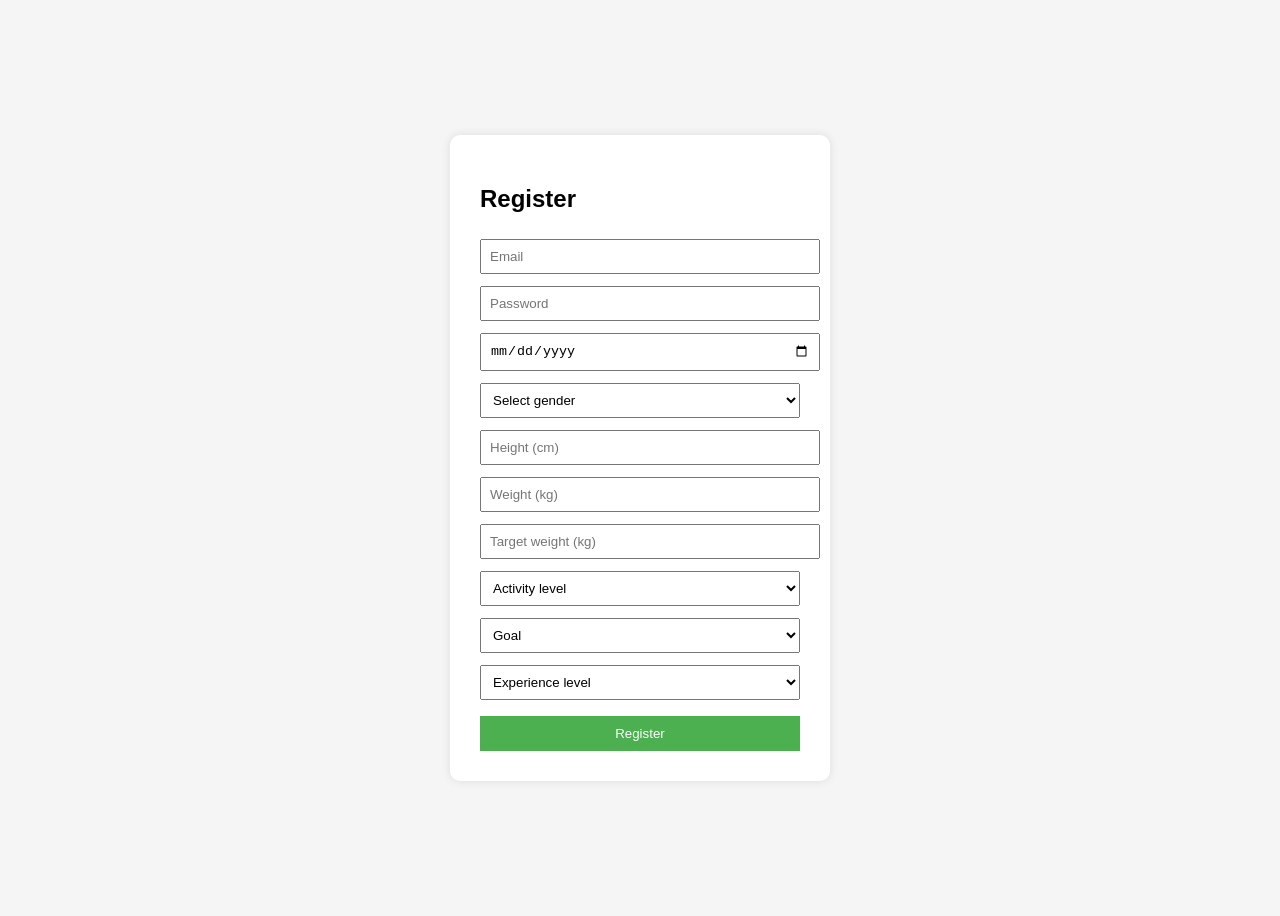
<file: src/main/resources/static/register.html>
<!DOCTYPE html>
<html lang="en">
<head>
    <meta charset="UTF-8">
    <title>GoFit Register</title>

    <style>
        body {
            font-family: Arial;
            background: #f5f5f5;
            display: flex;
            justify-content: center;
            align-items: center;
            height: 100vh;
        }

        .container {
            background: white;
            padding: 30px;
            border-radius: 10px;

            width: 320px;
            box-shadow: 0 0 10px rgba(0,0,0,0.1);
        }

        input, select {
            width: 100%;
            margin: 6px 0;
            padding: 8px;
        }

        button {
            width: 100%;
            padding: 10px;
            background: #4CAF50;
            color: white;
            border: none;
            margin-top: 10px;

            cursor: pointer;
        }
    </style>
</head>

<body>

<div class="container">
    <h2>Register</h2>

    <input type="email" id="email" placeholder="Email">
    <input type="password" id="password" placeholder="Password">


    <input type="date" id="birthDate">

    <select id="gender">
        <option value="">Select gender</option>
        <option value="MALE">Male</option>
        <option value="FEMALE">Female</option>
    </select>

    <input type="number" id="height" placeholder="Height (cm)">
    <input type="number" id="weight" placeholder="Weight (kg)">
    <input type="number" id="targetWeight" placeholder="Target weight (kg)">

    <select id="activity">
        <option value="">Activity level</option>
        <option value="SEDENTARY">Sedentary</option>
        <option value="LIGHT">Light</option>
        <option value="MODERATE">Moderate</option>
        <option value="ACTIVE">Active</option>
    </select>

    <select id="goal">
        <option value="">Goal</option>
        <option value="LOSE_WEIGHT">Lose weight</option>
        <option value="GAIN_MUSCLE">Gain muscle</option>
        <option value="MAINTAIN">Maintain</option>
    </select>

    <select id="experience">
        <option value="">Experience level</option>
        <option value="BEGINNER">Beginner</option>
        <option value="INTERMEDIATE">Intermediate</option>
        <option value="ADVANCED">Advanced</option>
    </select>

    <button onclick="register()">Register</button>
</div>

<script>
    async function register() {
        const data = {
            email: document.getElementById("email").value,
            password: document.getElementById("password").value,


            birthDate: document.getElementById("birthDate").value,
            gender: document.getElementById("gender").value,

            height: parseFloat(document.getElementById("height").value),
            weight: parseFloat(document.getElementById("weight").value),
            targetWeight: parseFloat(document.getElementById("targetWeight").value),

            activityLevel: document.getElementById("activity").value,
            goal: document.getElementById("goal").value,
            experienceLevel: document.getElementById("experience").value
        };

        const response = await fetch("http://localhost:8083/auth/register", {
            method: "POST",
            headers: {
                "Content-Type": "application/json"
            },
            body: JSON.stringify(data)
        });

        if (response.ok) {
            alert("User registered successfully!");
        } else {
            alert("Error registering user!");
        }
    }
</script>

</body>
</html>
</file>
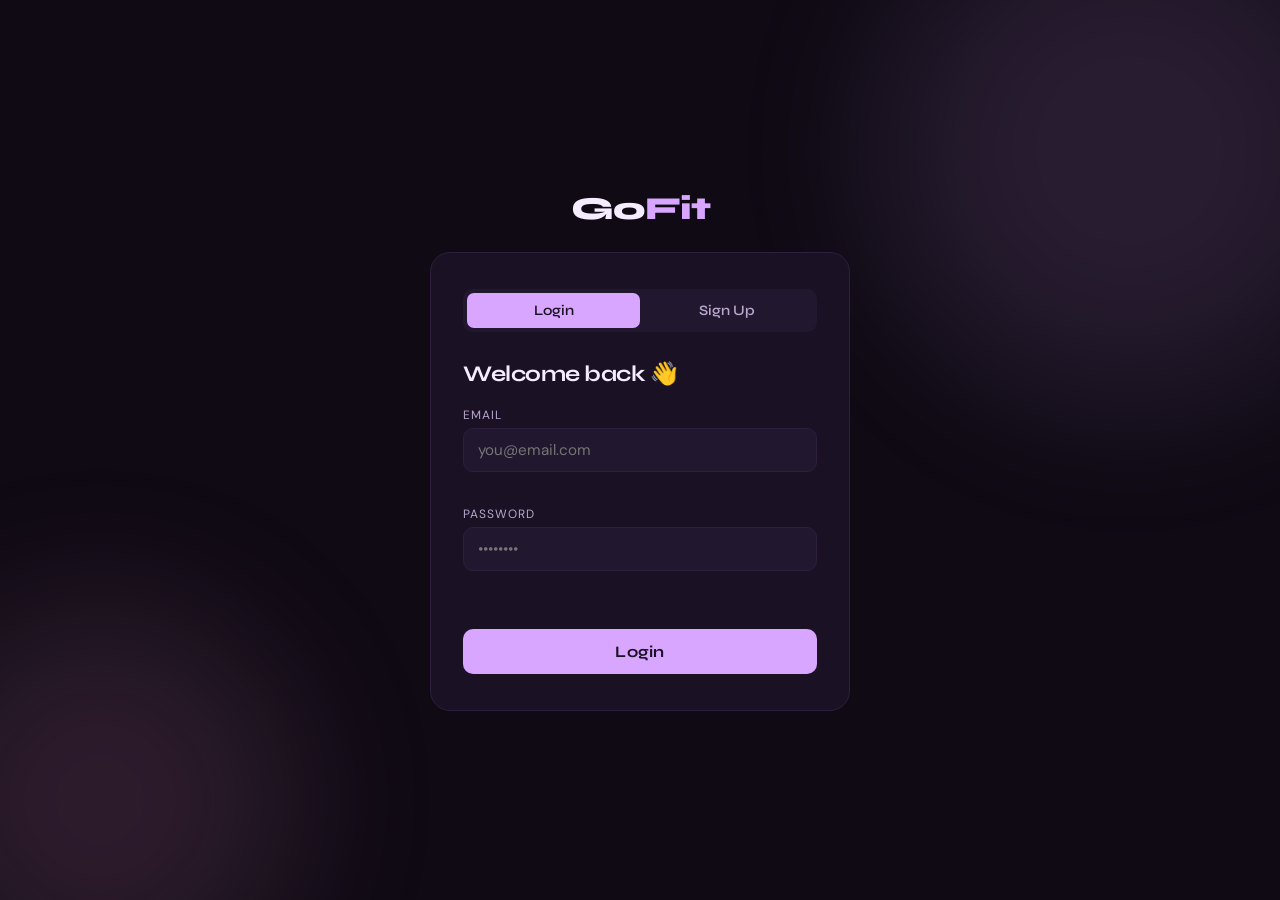
<file: gofit/src/main/resources/static/admin_dashboard.html>
<!DOCTYPE html>
<html lang="en">
<head>
    <meta charset="UTF-8">
    <title>GoFit — Admin Control</title>
    <link href="https://fonts.googleapis.com/css2?family=Syne:wght@700;800&family=DM+Sans:wght@400;500;700&display=swap" rel="stylesheet">
    <style>
        :root {
            --bg: #0f0a14; --surface: #1a1224; --border: #2d1f3d;
            --accent: #d8a6ff; --text: #f5ecff; --muted: #b8a7cc;
        }
        body { font-family: 'DM Sans', sans-serif; background: var(--bg); color: var(--text); padding: 40px; }
        h1 { font-family: 'Syne', sans-serif; margin-bottom: 20px; }

        .admin-table {
            width: 100%; border-collapse: collapse; background: var(--surface);
            border-radius: 12px; overflow: hidden; border: 1px solid var(--border);
        }
        th, td { padding: 15px; text-align: left; border-bottom: 1px solid var(--border); }
        th { background: rgba(216, 166, 255, 0.1); color: var(--accent); text-transform: uppercase; font-size: 0.75rem; }
        tr:hover { background: rgba(255, 255, 255, 0.02); }
        .top-bar {
            display: flex;
            justify-content: space-between;
            align-items: center;
            margin-bottom: 30px;
        }

        .logout-btn {
            padding: 10px 20px;
            background: rgba(255, 122, 162, 0.1);
            color: #ff7aa2;
            border: 1px solid rgba(255, 122, 162, 0.2);
            border-radius: 8px;
            font-family: 'Syne', sans-serif;
            font-weight: 700;
            cursor: pointer;
            transition: all 0.2s;
        }

        .logout-btn:hover {
            background: #ff7aa2;
            color: #0f0a14;
        }

        .back-btn {
            padding: 10px 20px;
            background: var(--surface);
            color: var(--accent);
            border: 1px solid var(--border);
            border-radius: 8px;
            text-decoration: none;
            font-size: 0.9rem;
            font-weight: 600;
            margin-right: 10px;
        }
        .role-badge {
            padding: 4px 10px; border-radius: 20px; font-size: 0.7rem; font-weight: 700;
            background: rgba(216, 166, 255, 0.2); color: var(--accent);
        }

        /* Modal Styles */
        #editModal {
            display: none;
            position: fixed;
            top: 0;
            left: 0;
            width: 100%;
            height: 100%;
            background: rgba(0, 0, 0, 0.8);
            justify-content: center;
            align-items: center;
            z-index: 999;
            backdrop-filter: blur(4px);
        }

        .modal-content {
            background: var(--surface);
            padding: 35px;
            border-radius: 16px;
            width: 100%;
            max-width: 500px;
            border: 1px solid var(--border);
            box-shadow: 0 10px 40px rgba(216, 166, 255, 0.1);
            max-height: 90vh;
            overflow-y: auto;
        }

        .modal-header {
            display: flex;
            justify-content: space-between;
            align-items: center;
            margin-bottom: 25px;
            border-bottom: 1px solid var(--border);
            padding-bottom: 15px;
        }

        .modal-header h2 {
            font-family: 'Syne', sans-serif;
            margin: 0;
            font-size: 1.5rem;
            color: var(--text);
        }

        .close-btn {
            background: none;
            border: none;
            color: var(--muted);
            font-size: 1.5rem;
            cursor: pointer;
            transition: color 0.2s;
        }

        .close-btn:hover {
            color: var(--accent);
        }

        .form-group {
            margin-bottom: 18px;
        }

        .form-label {
            display: block;
            font-size: 0.85rem;
            font-weight: 600;
            color: var(--accent);
            margin-bottom: 8px;
            text-transform: uppercase;
            letter-spacing: 0.5px;
        }

        .form-input,
        .form-select {
            width: 100%;
            padding: 12px 14px;
            background: rgba(255, 255, 255, 0.05);
            border: 1px solid var(--border);
            border-radius: 8px;
            color: var(--text);
            font-family: 'DM Sans', sans-serif;
            font-size: 0.95rem;
            transition: all 0.3s;
            box-sizing: border-box;
        }

        /* 🔥 IMPORTANT */
        .form-select option {
            background: #1a1224;   /* dark bg */
            color: #f5ecff;        /* text vizibil */
        }

        /* pentru hover (nu merge în toate browserele, dar ajută) */
        .form-select option:hover {
            background: #2d1f3d;
        }

        .form-input:focus,
        .form-select:focus {
            outline: none;
            background: rgba(216, 166, 255, 0.08);
            border-color: var(--accent);
            box-shadow: 0 0 0 3px rgba(216, 166, 255, 0.1);
        }

        .form-input::placeholder {
            color: var(--muted);
        }

        .form-row {
            display: grid;
            grid-template-columns: 1fr 1fr;
            gap: 15px;
        }

        .modal-footer {
            display: flex;
            gap: 12px;
            margin-top: 30px;
            padding-top: 20px;
            border-top: 1px solid var(--border);
        }

        .btn-save {
            flex: 1;
            padding: 12px 20px;
            background: var(--accent);
            color: #0f0a14;
            border: none;
            border-radius: 8px;
            font-weight: 700;
            font-family: 'Syne', sans-serif;
            cursor: pointer;
            transition: all 0.2s;
            font-size: 0.95rem;
        }

        .btn-save:hover {
            background: #e6b8ff;
            transform: translateY(-2px);
            box-shadow: 0 4px 12px rgba(216, 166, 255, 0.3);
        }

        .btn-cancel {
            flex: 1;
            padding: 12px 20px;
            background: transparent;
            color: var(--accent);
            border: 1px solid var(--border);
            border-radius: 8px;
            font-weight: 600;
            font-family: 'DM Sans', sans-serif;
            cursor: pointer;
            transition: all 0.2s;
            font-size: 0.95rem;
        }

        .btn-cancel:hover {
            background: rgba(216, 166, 255, 0.1);
            border-color: var(--accent);
        }

        .section-title {
            font-size: 0.8rem;
            color: var(--muted);
            text-transform: uppercase;
            font-weight: 700;
            letter-spacing: 1px;
            margin-bottom: 15px;
        }
    </style>
</head>
<body>
<div class="top-bar">
    <div>
        <h1>Admin Control Panel 🛡️</h1>
        <p style="color: var(--muted);">Managing all GoFit users and system data.</p>
    </div>
    <div>
        <a href="dashboard.html" class="back-btn">⬅ Back to Dashboard</a>
        <button class="logout-btn" onclick="logout()">Logout 🚪</button>
    </div>
    <button onclick="openCreateModal()" class="back-btn">
    + Add User
</button>
</div>

<table class="admin-table">
    <thead>
    <tr>
        <th>ID</th>
        <th>Name</th>
        <th>Email</th>
        <th>Role</th>
        <th>Goal</th>
        <th>Subscription</th>
        <th>Status</th>
        <th>Actions</th>
    </tr>
    </thead>
    <tbody id="userTableBody">
    </tbody>
</table>

<script>
    const token = localStorage.getItem("token");
    if (!token) window.location.href = "index.html";

    async function fetchAllUsers() {
        try {
            const res = await fetch("http://localhost:8083/admin/users", {
                headers: { "Authorization": "Bearer " + token }
            });

            if (res.status === 403) {
                alert("Access Denied: You are not an Admin!");
                window.location.href = "dashboard.html";
                return;
            }

            const users = await res.json();
            const tbody = document.getElementById("userTableBody");

            tbody.innerHTML = users.map(u => `
                <tr>
                    <td>${u.id}</td>
                    <td>${u.firstName} ${u.lastName}</td>
                    <td>${u.email}</td>
                    <td><span class="role-badge">${u.role}</span></td>
                    <td>${formatGoal(u.goal)}</td>
                    <td>
    <div style="display:flex; flex-direction:column; gap:4px;">
        
        <span style="
            padding:4px 10px;
            border-radius:20px;
            font-size:0.7rem;
            font-weight:700;
            background:${getPlanColor(u.subscription?.plan)};
            color:#000;
            width:fit-content;
        ">
            ${u.subscription?.plan || "FREE"}
        </span>

        <span style="font-size:0.7rem; color:#b8a7cc;">
            ${formatExpiry(u.subscription?.endDate)}
        </span>

    </div>
</td>
                    
                    <td style="color: #5af5c8;">Active</td>
                    
                    <td>
                        <button onclick='openEditModal(${JSON.stringify(u)})'
                            style="background:#d8a6ff; border:none; padding:6px 10px; border-radius:6px; cursor:pointer;">
                            Edit
                        </button>

                        <button onclick="deleteUser(${u.id})"
                            style="background:#ff7aa2; border:none; padding:6px 10px; border-radius:6px; color:white; cursor:pointer;">
                            Delete
                        </button>
                    </td>
                </tr>
            `).join("");

        } catch (e) {
            console.error("Error loading users:", e);
        }
    }

    function logout() {
        localStorage.removeItem("token");
        window.location.href = "index.html";
    }

    function getPlanColor(plan) {
    if (plan === "PREMIUM") return "#d8a6ff";
    if (plan === "BASIC") return "#5af5c8";
    return "#888";
}

    async function deleteUser(id) {
        if (!confirm("Delete this user?")) return;

        try {
            const res = await fetch(`http://localhost:8083/admin/users/${id}`, {
                method: "DELETE",
                headers: {
                    "Authorization": "Bearer " + token
                }
            });

            if (res.ok) {
                alert("User deleted");
                fetchAllUsers();
            } else {
                alert("Error deleting user");
            }

        } catch (e) {
            console.error("Delete error:", e);
        }
    }

    let selectedUserId = null;

    function openEditModal(user) {
        selectedUserId = user.id;

        document.getElementById("editFirstName").value = user.firstName || "";
        document.getElementById("editLastName").value = user.lastName || "";
        document.getElementById("editEmail").value = user.email || "";
        document.getElementById("editPassword").value = "";
        document.getElementById("editWeight").value = user.weight || "";
        document.getElementById("editHeight").value = user.height || "";

        document.getElementById("editGoal").value = user.goal || "";
        document.getElementById("editActivity").value = user.activityLevel || "";

        document.getElementById("editGender").value = user.gender || "";
        document.getElementById("editBirthDate").value = user.birthDate || "";

        document.getElementById("editRole").value = user.role || "";

        document.getElementById("editModal").style.display = "flex";
    }

    function closeModal() {
        document.getElementById("editModal").style.display = "none";
    }

    function formatGoal(goal) {
    if (!goal) return "-";

    return goal
        .toLowerCase()
        .replace(/_/g, " ")
        .replace(/\b\w/g, l => l.toUpperCase());
}

    function formatExpiry(date) {
    if (!date) return "No expiration";

    const d = new Date(date);
    return "Expires: " + d.toLocaleDateString();
}
    async function saveUser() {

        const body = {
            firstName: document.getElementById("editFirstName").value,
            lastName: document.getElementById("editLastName").value,
            weight: parseFloat(document.getElementById("editWeight").value),
            height: parseFloat(document.getElementById("editHeight").value),
            goal: document.getElementById("editGoal").value,
            activityLevel: document.getElementById("editActivity").value,
            gender: document.getElementById("editGender").value,
            birthDate: document.getElementById("editBirthDate").value,
            role: document.getElementById("editRole").value,
            email: document.getElementById("editEmail").value,
            password: document.getElementById("editPassword").value
        };

        try {
            const res = await fetch(`http://localhost:8083/admin/users/${selectedUserId}`, {
                method: "PUT",
                headers: {
                    "Content-Type": "application/json",
                    "Authorization": "Bearer " + token
                },
                body: JSON.stringify(body)
            });

            if (res.ok) {
                alert("User updated!");
                closeModal();
                fetchAllUsers();
            } else {
                alert("Error updating user");
            }

        } catch (e) {
            console.error(e);
        }
    }

    function openCreateModal() {
        document.getElementById("createModal").style.display = "flex";
    }

    function closeCreateModal() {
        document.getElementById("createModal").style.display = "none";
    }

    async function createUser() {

        const body = {
            email: document.getElementById("createEmail").value,
            password: document.getElementById("createPassword").value,

            firstName: document.getElementById("createFirstName").value,
            lastName: document.getElementById("createLastName").value,

            weight: parseFloat(document.getElementById("createWeight").value),
            height: parseFloat(document.getElementById("createHeight").value),

            goal: document.getElementById("createGoal").value,
            activityLevel: document.getElementById("createActivity").value,

            gender: document.getElementById("createGender").value,
            birthDate: document.getElementById("createBirthDate").value,

            role: document.getElementById("createRole").value
        };

        try {
            const res = await fetch("http://localhost:8083/admin/users", {
                method: "POST",
                headers: {
                    "Content-Type": "application/json",
                    "Authorization": "Bearer " + token
                },
                body: JSON.stringify(body)
            });

            if (res.ok) {
                alert("User created!");
                closeCreateModal();
                fetchAllUsers();
            } else {
                const msg = await res.text();
                alert(msg);
            }

        } catch (e) {
            console.error(e);
        }
    }
    fetchAllUsers();
</script>

<!-- Edit User Modal -->
<div id="editModal">
    <div class="modal-content">
        <div class="modal-header">
            <h2>Edit User</h2>
            <button class="close-btn" onclick="closeModal()">&times;</button>
        </div>

        <!-- Personal Information Section -->
        <div class="section-title">Personal Information</div>
        
        <div class="form-row">
            <div class="form-group">
                <label class="form-label">First Name</label>
                <input id="editFirstName" class="form-input" type="text" placeholder="e.g., John">
            </div>
            <div class="form-group">
                <label class="form-label">Last Name</label>
                <input id="editLastName" class="form-input" type="text" placeholder="e.g., Doe">
            </div>
        </div>

        <div class = "form-row">
            <div class="form-group">
                <label class="form-label">Email</label>
                <input id="editEmail" class="form-input" type="email">
            </div>

            <div class="form-group">
                <label class="form-label">Password</label>
                <input id="editPassword" class="form-input" type="password" placeholder="Leave empty to keep current">
            </div>
        </div>

        <div class="form-row">
            <div class="form-group">
                <label class="form-label">Gender</label>
                <select id="editGender" class="form-select">
                    <option value="MALE">Male</option>
                    <option value="FEMALE">Female</option>
                </select>
            </div>
            <div class="form-group">
                <label class="form-label">Birth Date</label>
                <input id="editBirthDate" class="form-input" type="date" placeholder="YYYY-MM-DD">
            </div>
        </div>

        <!-- Physical Metrics Section -->
        <div class="section-title" style="margin-top: 25px;">Physical Metrics</div>
        
        <div class="form-row">
            <div class="form-group">
                <label class="form-label">Weight (kg)</label>
                <input id="editWeight" class="form-input" type="number" step="0.1" placeholder="e.g., 75.5">
            </div>
            <div class="form-group">
                <label class="form-label">Height (cm)</label>
                <input id="editHeight" class="form-input" type="number" step="0.1" placeholder="e.g., 180">
            </div>
        </div>

        <!-- Fitness Goals Section -->
        <div class="section-title" style="margin-top: 25px;">Fitness Profile</div>
        
        <div class="form-row">
            <div class="form-group">
                <label class="form-label">Goal</label>
                <select id="editGoal" class="form-select">
                    <option value="LOSE_WEIGHT">Lose Weight</option>
                    <option value="MAINTAIN">Maintain</option>
                    <option value="GAIN_WEIGHT">Gain Weight</option>
                    <option value="BUILD_MUSCLE">Build Muscle</option>
                </select>
            </div>
            <div class="form-group">
                <label class="form-label">Activity Level</label>
                <select id="editActivity" class="form-select">
                    <option value="SEDENTARY">Sedentary</option>
                    <option value="LIGHT">Light</option>
                    <option value="MODERATE">Moderate</option>
                    <option value="ACTIVE">Active</option>
                    <option value="ATHLETE">Athlete</option>
                </select>
            </div>
        </div>

        <!-- Account Section -->
        <div class="section-title" style="margin-top: 25px;">Account Settings</div>
        
        <div class="form-group">
            <label class="form-label">Role</label>
            <select id="editRole" class="form-select">
                <option value="USER">User</option>
                <option value="ADMIN">Admin</option>
            </select>
        </div>

        <!-- Action Buttons -->
        <div class="modal-footer">
            <button class="btn-save" onclick="saveUser()">Save Changes</button>
            <button class="btn-cancel" onclick="closeModal()">Cancel</button>
        </div>
    </div>
</div>

<div id="createModal" style="display:none; position:fixed; top:0; left:0; width:100%; height:100%; background:rgba(0,0,0,0.8); justify-content:center; align-items:center; z-index:999;">
    <div class="modal-content">

        <div class="modal-header">
            <h2>Create User</h2>
            <button class="close-btn" onclick="closeCreateModal()">&times;</button>
        </div>

        <!-- Account Information Section -->
        <div class="section-title">Account Information</div>
        
        <div class="form-row">
            <div class="form-group">
                <label class="form-label">Email</label>
                <input id="createEmail" class="form-input" type="email">
            </div> 
            <div class="form-group">
                <label class="form-label">Password</label>
                <input id="createPassword" type="password" class="form-input">
            </div>
        </div>

        <!-- Personal Information Section -->
        <div class="section-title" style="margin-top: 25px;">Personal Information</div>
        
        <div class="form-row">
            <div class="form-group">
                <label class="form-label">First Name</label>
                <input id="createFirstName" class="form-input" type="text">
            </div>
            <div class="form-group">
                <label class="form-label">Last Name</label>
                <input id="createLastName" class="form-input" type="text">
            </div>
        </div>

        <div class="form-row">
            <div class="form-group">
                <label class="form-label">Gender</label>
                <select id="createGender" class="form-select">
                    
                    <option value="MALE">Male</option>
                    <option value="FEMALE">Female</option>
                </select>
            </div>
            <div class="form-group">
                <label class="form-label">Birth Date</label>
                <input id="createBirthDate" type="date" class="form-input">
            </div>
        </div>

        <!-- Physical Metrics Section -->
        <div class="section-title" style="margin-top: 25px;">Physical Metrics</div>
        
        <div class="form-row">
            <div class="form-group">
                <label class="form-label">Weight (kg)</label>
                <input id="createWeight" class="form-input" type="number" step="0.1">
            </div>
            <div class="form-group">
                <label class="form-label">Height (cm)</label>
                <input id="createHeight" class="form-input" type="number" step="0.1">
            </div>
        </div>

        <!-- Fitness Profile Section -->
        <div class="section-title" style="margin-top: 25px;">Fitness Profile</div>
        
        <div class="form-row">
            <div class="form-group">
                <label class="form-label">Goal</label>
                <select id="createGoal" class="form-select">
                    
                    <option value="LOSE_WEIGHT">Lose Weight</option>
                    <option value="MAINTAIN">Maintain</option>
                    <option value="GAIN_WEIGHT">Gain Weight</option>
                    <option value="BUILD_MUSCLE">Build Muscle</option>
                </select>
            </div>
            <div class="form-group">
                <label class="form-label">Activity Level</label>
                <select id="createActivity" class="form-select">
                    
                    <option value="SEDENTARY">Sedentary</option>
                    <option value="LIGHT">Light</option>
                    <option value="MODERATE">Moderate</option>
                    <option value="ACTIVE">Active</option>
                    <option value="ATHLETE">Athlete</option>
                </select>
            </div>
        </div>

        <!-- Account Settings Section -->
        <div class="section-title" style="margin-top: 25px;">Account Settings</div>
        
        <div class="form-group">
            <label class="form-label">Role</label>
            <select id="createRole" class="form-select">
                <option value="USER">User</option>
                <option value="ADMIN">Admin</option>
            </select>
        </div>

        <!-- Action Buttons -->
        <div class="modal-footer">
            <button class="btn-save" onclick="createUser()">Create User</button>
            <button class="btn-cancel" onclick="closeCreateModal()">Cancel</button>
        </div>

    </div>
</div>

</body>
</html>
</file>
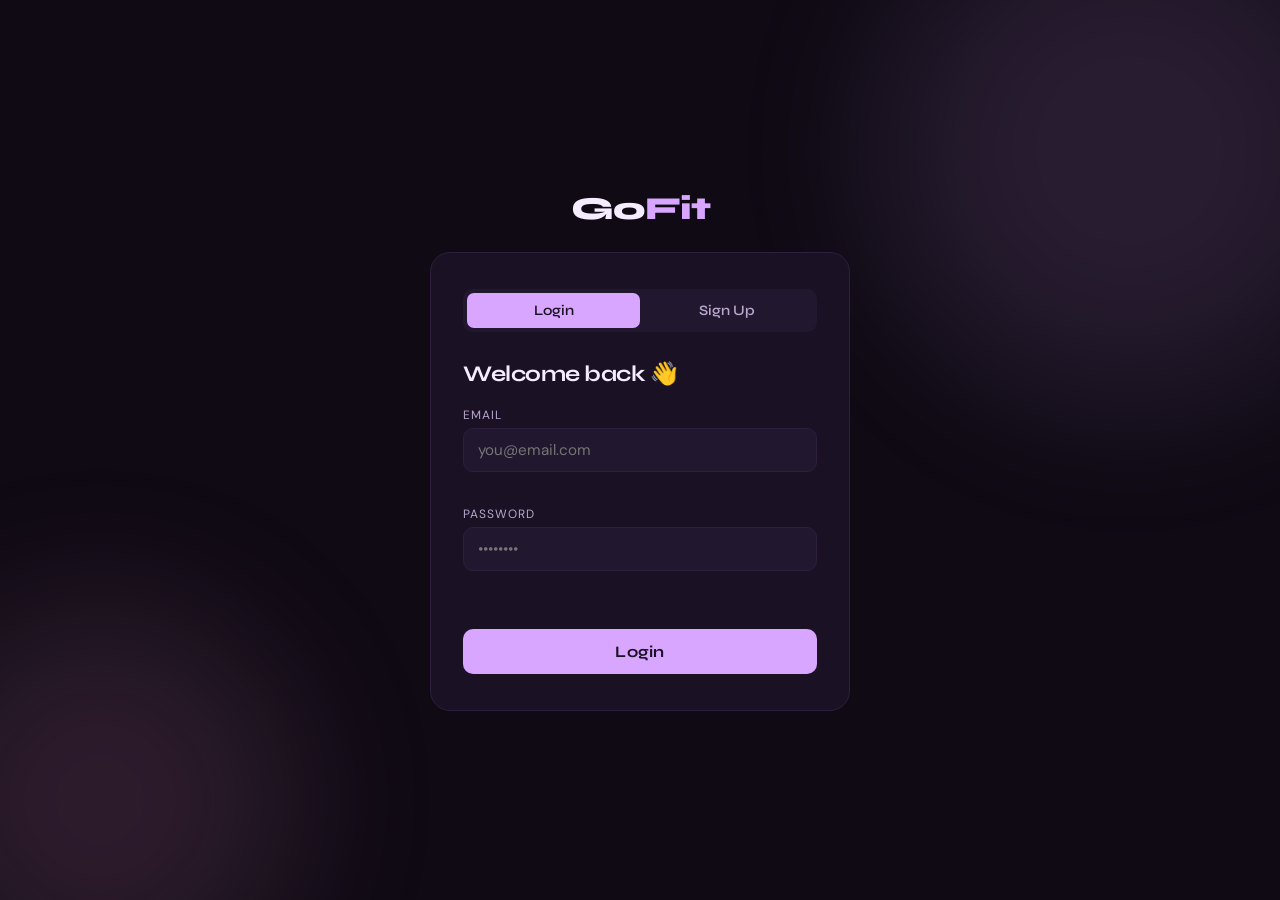
<file: gofit/src/main/resources/static/dashboard.html>
<!DOCTYPE html>
<html lang="en">
<head>
    <meta charset="UTF-8">
    <title>GoFit — Dashboard</title>
    <link href="https://fonts.googleapis.com/css2?family=Syne:wght@400;600;700;800&family=DM+Sans:ital,wght@0,300;0,400;0,500;1,400&display=swap" rel="stylesheet">
    <style>
        :root {
            --bg: #0f0a14;
            --surface: #1a1224;
            --surface2: #21172e;
            --border: #2d1f3d;
            --accent: #d8a6ff;
            --accent-dim: #c084fc;
            --text: #f5ecff;
            --muted: #b8a7cc;
            --danger: #ff7aa2;
            --sidebar-w: 240px;
        }

        * { box-sizing: border-box; margin: 0; padding: 0; }
        body { font-family: 'DM Sans', sans-serif; background: var(--bg); color: var(--text); display: flex; min-height: 100vh; }

        /* ── SIDEBAR ── */
        .sidebar { width: var(--sidebar-w); background: var(--surface); border-right: 1px solid var(--border); display: flex; flex-direction: column; padding: 28px 16px; position: fixed; top: 0; left: 0; bottom: 0; }
        .logo { font-family: 'Syne', sans-serif; font-weight: 800; font-size: 1.5rem; letter-spacing: -1px; margin-bottom: 36px; padding-left: 8px; }
        .logo span { color: var(--accent); }
        .nav-item { display: flex; align-items: center; gap: 12px; padding: 12px; border-radius: 12px; cursor: pointer; color: var(--muted); font-size: 0.95rem; font-weight: 500; transition: 0.2s; border: none; background: none; width: 100%; text-align: left; margin-bottom: 4px; }
        .nav-item:hover { color: var(--text); background: var(--surface2); }
        .nav-item.active { color: var(--accent); background: rgba(216, 166, 255, 0.1); }
        .sidebar-footer { margin-top: auto; }
        .logout-btn { color: var(--danger); }

        /* ── MAIN CONTENT ── */
        .main { margin-left: var(--sidebar-w); flex: 1; padding: 40px; max-width: 1200px; }
        .page { display: none; animation: fadeIn 0.4s ease; }
        .page.active { display: block; }
        @keyframes fadeIn { from { opacity: 0; transform: translateY(10px); } to { opacity: 1; transform: translateY(0); } }

        .page-header { display: flex; justify-content: space-between; align-items: center; margin-bottom: 32px; }
        h1 { font-family: 'Syne', sans-serif; font-size: 2rem; }
        .greeting-sub { color: var(--muted); margin-top: 4px; }

        /* ── STATS GRID (O singură linie) ── */
        .stats-grid { display: grid; grid-template-columns: repeat(4, 1fr); gap: 16px; margin-bottom: 28px; }

        /* ── PROFILE GRID (3 Coloane fixe) ── */
        .profile-grid { display: grid; grid-template-columns: repeat(3, 1fr); gap: 20px; margin-bottom: 32px; }

        .stat-card, .profile-field { background: var(--surface); border: 1px solid var(--border); border-radius: 18px; padding: 24px; transition: 0.3s; min-height: 120px; display: flex; flex-direction: column; justify-content: center; }
        .pf-label { font-size: 0.75rem; text-transform: uppercase; color: var(--muted); letter-spacing: 1px; margin-bottom: 8px; }
        .stat-value, .pf-value { font-family: 'Syne', sans-serif; font-size: 1.5rem; font-weight: 700; }
        .stat-value.accent { color: var(--accent); }

        /* ── BMI SCALE ── */
        .bmi-container { background: var(--surface); border: 1px solid var(--border); border-radius: 18px; padding: 24px; margin-bottom: 32px; }
        .bmi-bar { height: 10px; border-radius: 10px; background: linear-gradient(to right, #5af5c8, #f5d05a, #ff5f9e); position: relative; margin: 20px 0; }
        .bmi-marker { width: 16px; height: 16px; background: #fff; border: 3px solid var(--accent); border-radius: 50%; position: absolute; top: -3px; transform: translateX(-50%); transition: 0.5s cubic-bezier(0.175, 0.885, 0.32, 1.275); }

        /* ── CALORIE RING (Aliniat la stânga) ── */
        .calorie-target-card {
            display: flex !important; flex-direction: row !important; align-items: center !important;
            justify-content: flex-start !important; gap: 25px; padding: 24px !important; min-height: auto !important; width: 100%;
        }
        .ring-container { position: relative; width: 80px; height: 80px; display: flex; align-items: center; justify-content: center; flex-shrink: 0; }
        .ring-container svg { transform: rotate(-90deg); }
        circle { fill: none; stroke-width: 6; stroke-linecap: round; }
        .ring-bg { stroke: var(--surface2); }
        .ring-progress { stroke: var(--accent); stroke-dasharray: 220; stroke-dashoffset: 220; transition: stroke-dashoffset 1s ease-in-out; }
        .ring-text { position: absolute; font-family: 'Syne', sans-serif; font-weight: 700; font-size: 1.1rem; color: var(--text); }
        .calorie-info { text-align: left; }
        .calorie-info h3 { font-family: 'Syne', sans-serif; font-size: 1.1rem; margin-bottom: 4px; }
        .calorie-info p { color: var(--muted); font-size: 0.85rem; margin-bottom: 10px; }
        .goal-badge-styled { display: inline-block; padding: 4px 12px; background: rgba(216, 166, 255, 0.1); border-radius: 20px; color: var(--accent); font-size: 0.75rem; font-weight: 700; text-transform: uppercase; letter-spacing: 0.5px; }

        /* ── FORM ELEMENTS ── */
        input, select { width: 100%; background: var(--surface2); border: 1px solid var(--border); padding: 10px; border-radius: 10px; color: #fff; font-family: inherit; margin-top: 5px; outline: none; }
        input:focus { border-color: var(--accent); }

        /* ── BUTTONS ── */
        .btn-update, .btn-save { background: var(--accent); color: #000; border: none; padding: 12px 24px; border-radius: 10px; font-weight: 700; cursor: pointer; font-family: 'Syne'; transition: 0.2s; }
        .btn-update:hover { background: var(--accent-dim); transform: translateY(-2px); }
        .btn-cancel { background: transparent; color: var(--muted); border: 1px solid var(--border); padding: 12px 24px; border-radius: 10px; cursor: pointer; transition: 0.2s; }
        .btn-cancel:hover { color: var(--text); background: var(--surface2); }

        .sub-btn.current {
    background: transparent;
    color: var(--accent);
    border: 2px solid var(--accent);
    cursor: default;
    opacity: 0.8;
}
        .profile-actions { display: flex; gap: 12px; margin-top: 20px; justify-content: flex-end; }

        /* ── DANGER ZONE ── */
        .danger-card { background: rgba(255, 122, 162, 0.03); border: 1px solid rgba(255, 122, 162, 0.2); border-radius: 20px; padding: 30px; display: flex; justify-content: space-between; align-items: center; margin-top: 40px; }
        .btn-delete { color: var(--danger); background: rgba(255, 122, 162, 0.1); border: 1px solid var(--danger); padding: 12px 24px; border-radius: 10px; cursor: pointer; font-weight: 600; transition: 0.2s; }
        .btn-delete:hover { background: var(--danger); color: #fff; }

        /* ── SUBSCRIPTION MODAL ── */
        #subscriptionModal {
            display: none;
            position: fixed;
            top: 0;
            left: 0;
            width: 100%;
            height: 100%;
            background: rgba(0, 0, 0, 0.8);
            justify-content: center;
            align-items: center;
            z-index: 999;
            backdrop-filter: blur(4px);
        }

        .modal-content-sub {
            background: var(--surface);
            padding: 40px;
            border-radius: 16px;
            width: 100%;
            max-width: 1000px;
            border: 1px solid var(--border);
            box-shadow: 0 10px 40px rgba(216, 166, 255, 0.1);
            max-height: 90vh;
            overflow-y: auto;
        }

        .modal-header-sub {
            display: flex;
            justify-content: space-between;
            align-items: center;
            margin-bottom: 32px;
            border-bottom: 1px solid var(--border);
            padding-bottom: 20px;
        }

        .modal-header-sub h2 {
            font-family: 'Syne', sans-serif;
            margin: 0;
            font-size: 1.8rem;
            color: var(--text);
        }

        .close-btn-sub {
            background: none;
            border: none;
            color: var(--muted);
            font-size: 1.8rem;
            cursor: pointer;
            transition: color 0.2s;
        }

        .close-btn-sub:hover {
            color: var(--accent);
        }

        .subscription-grid {
            display: grid;
            grid-template-columns: repeat(3, 1fr);
            gap: 24px;
            margin-bottom: 32px;
        }

        .sub-card {
            background: var(--surface2);
            border: 2px solid var(--border);
            border-radius: 16px;
            padding: 32px;
            text-align: center;
            transition: all 0.3s;
            position: relative;
            display: flex;
            flex-direction: column;
        }

        .sub-card:hover {
            border-color: var(--accent);
            transform: translateY(-4px);
            box-shadow: 0 8px 24px rgba(216, 166, 255, 0.15);
        }

        .sub-card.active {
            border-color: var(--accent);
            background: rgba(216, 166, 255, 0.05);
            box-shadow: 0 0 0 3px rgba(216, 166, 255, 0.1);
        }

        .sub-badge {
            position: absolute;
            top: -12px;
            left: 50%;
            transform: translateX(-50%);
            background: var(--accent);
            color: #0f0a14;
            padding: 6px 16px;
            border-radius: 20px;
            font-size: 0.7rem;
            font-weight: 700;
            text-transform: uppercase;
            letter-spacing: 1px;
            display: none;
        }

        .sub-card.active .sub-badge {
            display: block;
        }

        .sub-name {
            font-family: 'Syne', sans-serif;
            font-size: 1.6rem;
            font-weight: 700;
            margin-bottom: 12px;
            margin-top: 12px;
        }

        .sub-price {
            font-family: 'Syne', sans-serif;
            font-size: 2.4rem;
            font-weight: 800;
            color: var(--accent);
            margin-bottom: 8px;
        }

        .sub-price-period {
            color: var(--muted);
            font-size: 0.9rem;
            margin-bottom: 24px;
        }

        .sub-features {
            text-align: left;
            flex: 1;
            margin-bottom: 24px;
        }

        .sub-feature {
            color: var(--text);
            font-size: 0.95rem;
            margin-bottom: 12px;
            display: flex;
            align-items: center;
            gap: 10px;
        }

        .sub-feature-check {
            color: #5af5c8;
            font-weight: 700;
            font-size: 1.2rem;
        }

        .sub-feature.unavailable {
            opacity: 0.5;
            color: var(--muted);
        }

        .sub-feature.unavailable .sub-feature-check {
            color: var(--muted);
        }

        .sub-btn {
            background: var(--accent);
            color: #0f0a14;
            border: none;
            padding: 12px 24px;
            border-radius: 10px;
            font-weight: 700;
            font-family: 'Syne', sans-serif;
            cursor: pointer;
            transition: all 0.2s;
            width: 100%;
        }

        .sub-btn:hover {
            background: #e6b8ff;
            transform: translateY(-2px);
            box-shadow: 0 4px 12px rgba(216, 166, 255, 0.3);
        }

        .sub-btn.current {
            background: transparent;
            color: var(--accent);
            border: 2px solid var(--accent);
            cursor: default;
        }

        .sub-btn.current:hover {
            background: transparent;
            transform: none;
            box-shadow: none;
        }

        #paymentModal input {
    width:100%;
    margin-bottom:10px;
    padding:10px;
    border-radius:8px;
    border:none;
}

#paymentModal button {
    width:100%;
    margin-top:10px;
}
    </style>
</head>
<body>

<nav class="sidebar">
    <div class="logo">Go<span>Fit</span></div>
    <button class="nav-item active" onclick="showPage('overview')" id="nav-overview">📊 Overview</button>
    <button class="nav-item" onclick="location.href='workouts.html'">🏋️ Workouts</button>
    <button class="nav-item" onclick="location.href='nutrition.html'">🍎 Nutrition</button>
    <button class="nav-item" onclick="showPage('profile')" id="nav-profile">👤 Profile</button>
    <button class="nav-item" id="adminBtn" style="display:none;" onclick="location.href='admin_dashboard.html'">🛡️ Admin</button>
    <div class="sidebar-footer">
        <button class="nav-item logout-btn" onclick="logout()">🚪 Logout</button>
    </div>
</nav>

<main class="main">
    <div class="page active" id="page-overview">
        <div class="page-header">
            <div><h1 id="greeting">Welcome</h1><div class="greeting-sub" id="userName" style="font-family: 'Syne'; font-size: 1.1rem; color: var(--text); font-weight: 600;">User</div></div>
        </div>
        <div class="stats-grid">
            <div class="stat-card"><div class="pf-label">Weight</div><div class="stat-value accent"><span id="stat-weight">0</span> kg</div></div>
            <div class="stat-card"><div class="pf-label">Height</div><div class="stat-value"><span id="stat-height">0</span> cm</div></div>
            <div class="stat-card"><div class="pf-label">BMI</div><div class="stat-value"><span id="stat-bmi">0.0</span></div><div class="greeting-sub" id="stat-bmi-label">Normal</div></div>
            <div class="stat-card"><div class="pf-label">Age</div><div class="stat-value"><span id="stat-age">0</span></div><div class="greeting-sub">years old</div></div>
        </div>
        <div class="bmi-container">
            <div class="pf-label">BMI Scale</div>
            <div class="bmi-bar"><div class="bmi-marker" id="bmiMarker" style="left: 0%"></div></div>
            <div class="greeting-sub" id="bmiStatus">Your BMI is loading...</div>
        </div>

        <div class="stat-card calorie-target-card">
            <div class="ring-container">
                <svg width="80" height="80">
                    <circle cx="40" cy="40" r="35" class="ring-bg"></circle>
                    <circle cx="40" cy="40" r="35" class="ring-progress" id="calorieRing"></circle>
                </svg>
                <div class="ring-text" id="ringNumber">0</div>
            </div>
            <div class="calorie-info">
                <h3>Daily Calorie Target</h3>
                <p>Based on your activity level and goal.</p>
                <div class="goal-badge-styled" id="goalBadge">Recommendation</div>
            </div>
        </div>
    </div>

    <div class="page" id="page-profile">
        <div class="page-header">
            <div><h1>Profile</h1><div class="greeting-sub">Manage your settings</div></div>
            <button class="btn-update" id="editProfileBtn" onclick="toggleEditMode()">✏️ Edit Profile</button>
        </div>
        <div class="profile-grid" id="profileGrid"></div>
        <div id="editActions" style="display: none;" class="profile-actions">
            <button class="btn-cancel" onclick="toggleEditMode()">Cancel</button>
            <button class="btn-save" onclick="updateProfile()">Save Changes</button>
        </div>
        <div class="danger-card">
            <div>
                <h3 style="color: var(--danger); font-family: 'Syne'; font-size: 1.3rem;">Danger Zone</h3>
                <p class="greeting-sub">Deleting your account is permanent and cannot be undone.</p>
            </div>
            <button class="btn-delete" onclick="deleteAccount()">Delete Account</button>
        </div>
    </div>
</main>

<!-- Subscription Modal -->
<div id="subscriptionModal">
    <div class="modal-content-sub">
        <div class="modal-header-sub">
            <h2>Choose Your Plan</h2>
            <button class="close-btn-sub" onclick="closeSubscriptionModal()">&times;</button>
        </div>

        <div class="subscription-grid">
            <!-- FREE PLAN -->
            <div class="sub-card" id="sub-free">
                <div class="sub-badge">Current Plan</div>
                <div class="sub-name">Free</div>
                <div class="sub-price">$0</div>
                <div class="sub-price-period">Forever</div>

                <div class="sub-features">
                    <div class="sub-feature">
                        <span class="sub-feature-check">✓</span>
                        <span>Basic workout tracking</span>
                    </div>
                    <div class="sub-feature">
                        <span class="sub-feature-check">✓</span>
                        <span>Limited nutrition plans</span>
                    </div>
                    <div class="sub-feature unavailable">
                        <span class="sub-feature-check">✗</span>
                        <span>Advanced analytics</span>
                    </div>
                    <div class="sub-feature unavailable">
                        <span class="sub-feature-check">✗</span>
                        <span>Custom meal plans</span>
                    </div>
                    <div class="sub-feature unavailable">
                        <span class="sub-feature-check">✗</span>
                        <span>1-on-1 coaching</span>
                    </div>
                </div>

                <button class="sub-btn">Upgrade Now</button>
            </div>

            <!-- BASIC PLAN -->
            <div class="sub-card" id="sub-basic">
                <div class="sub-badge">Popular</div>
                <div class="sub-name">Basic</div>
                <div class="sub-price">$9.99</div>
                <div class="sub-price-period">Per Month</div>

                <div class="sub-features">
                    <div class="sub-feature">
                        <span class="sub-feature-check">✓</span>
                        <span>All Free features</span>
                    </div>
                    <div class="sub-feature">
                        <span class="sub-feature-check">✓</span>
                        <span>Advanced analytics</span>
                    </div>
                    <div class="sub-feature">
                        <span class="sub-feature-check">✓</span>
                        <span>Custom meal plans</span>
                    </div>
                    <div class="sub-feature unavailable">
                        <span class="sub-feature-check">✗</span>
                        <span>1-on-1 coaching</span>
                    </div>
                    <div class="sub-feature unavailable">
                        <span class="sub-feature-check">✗</span>
                        <span>Priority support</span>
                    </div>
                </div>

                <button class="sub-btn" onclick="upgradePlan('BASIC')">Upgrade Now</button>
            </div>

            <!-- PREMIUM PLAN -->
            <div class="sub-card" id="sub-premium">
                <div class="sub-badge">Best Value</div>
                <div class="sub-name">Premium</div>
                <div class="sub-price">$19.99</div>
                <div class="sub-price-period">Per Month</div>

                <div class="sub-features">
                    <div class="sub-feature">
                        <span class="sub-feature-check">✓</span>
                        <span>All Basic features</span>
                    </div>
                    <div class="sub-feature">
                        <span class="sub-feature-check">✓</span>
                        <span>1-on-1 coaching</span>
                    </div>
                    <div class="sub-feature">
                        <span class="sub-feature-check">✓</span>
                        <span>Priority support</span>
                    </div>
                    <div class="sub-feature">
                        <span class="sub-feature-check">✓</span>
                        <span>Exclusive content</span>
                    </div>
                    <div class="sub-feature">
                        <span class="sub-feature-check">✓</span>
                        <span>Early access to new features</span>
                    </div>
                </div>

                <button class="sub-btn" onclick="upgradePlan('PREMIUM')">Upgrade Now</button>
            </div>
        </div>
    </div>
</div>
<div id="paymentModal" style="display:none; position:fixed; top:0; left:0; width:100%; height:100%; background:rgba(0,0,0,0.8); justify-content:center; align-items:center; z-index:999;">
    <div style="background:#1a1224; padding:30px; border-radius:12px; width:350px;">
        <h2>Payment</h2>

        <input id="cardName" placeholder="Cardholder Name">
        <input id="cardNumber" placeholder="Card Number (fake)">
        <input id="cardDate" placeholder="MM/YY">
        <input id="cardCvv" placeholder="CVV">

        <button onclick="confirmPayment()">Pay</button>
        <button onclick="closePaymentModal()">Cancel</button>
    </div>
</div>

<script>
    const API = "http://localhost:8083";
    const token = localStorage.getItem("token");
    const role = localStorage.getItem("role");

    if (!token) window.location.href = "index.html";
    
    if (role === "ADMIN") {
        document.getElementById("adminBtn").style.display = "flex";
    }
    const headers = { "Content-Type": "application/json", "Authorization": "Bearer " + token };

    let isEditMode = false;
    let u = null;
    let currentSubscription = "FREE";

    function showPage(name) {
        document.querySelectorAll('.page').forEach(p => p.classList.remove('active'));
        document.querySelectorAll('.nav-item').forEach(n => n.classList.remove('active'));

        const page = document.getElementById('page-' + name);
        if(page) page.classList.add('active');

        const nav = document.getElementById('nav-' + name);
        if(nav) nav.classList.add('active');

        window.history.replaceState({}, document.title, "dashboard.html?page=" + name);
    }

    async function loadUser() {
        try {
            const res = await fetch(API + "/user/me", { headers });
            if (!res.ok) throw new Error("Auth failed");
            u = await res.json();

            document.getElementById("userName").innerText = (u.firstName || "") + " " + (u.lastName || "");
            document.getElementById("stat-weight").innerText = u.weight || 0;
            document.getElementById("stat-height").innerText = u.height || 0;
            document.getElementById("stat-bmi").innerText = u.bmi || "0.0";
            document.getElementById("stat-age").innerText = u.age || 0;

            const calories = u.dailyCalories || 0;
            document.getElementById("ringNumber").innerText = calories;
            const ring = document.getElementById("calorieRing");
            if (ring) {
                const percentage = Math.min(calories / 3000, 1);
                ring.style.strokeDashoffset = 220 - (220 * percentage);
            }

            const bmiNum = parseFloat(u.bmi) || 0;
            const pct = Math.min(100, Math.max(0, ((bmiNum - 10) / 30) * 100));
            document.getElementById("bmiMarker").style.left = pct + "%";
            const label = bmiNum < 18.5 ? "Underweight" : bmiNum < 25 ? "Normal weight" : bmiNum < 30 ? "Overweight" : "Obese";
            document.getElementById("bmiStatus").innerHTML = `Your BMI is <strong>${bmiNum}</strong> — ${label}`;
            document.getElementById("goalBadge").innerText = u.goal ? u.goal.replace('_', ' ') + " 🔥" : "No goal set";

            renderProfile();
        } catch (e) { console.error(e); }
    }

    function renderProfile() {
        const grid = document.getElementById("profileGrid");
        const goalLabels = { 'LOSE_WEIGHT': 'Lose Weight', 'MAINTAIN': 'Maintain', 'GAIN_WEIGHT': 'Gain Weight' };

        if (!isEditMode) {
            grid.innerHTML = `
                <div class="profile-field"><div class="pf-label">First Name</div><div class="pf-value">${u.firstName || '—'}</div></div>
                <div class="profile-field"><div class="pf-label">Last Name</div><div class="pf-value">${u.lastName || '—'}</div></div>
                <div class="profile-field"><div class="pf-label">Birth Date</div><div class="pf-value">${u.birthDate || '—'}</div></div>
                <div class="profile-field"><div class="pf-label">Gender</div><div class="pf-value">${u.gender || '—'}</div></div>
                <div class="profile-field"><div class="pf-label">Height</div><div class="pf-value">${u.height || 0} cm</div></div>
                <div class="profile-field"><div class="pf-label">Weight</div><div class="pf-value">${u.weight || 0} kg</div></div>
                <div class="profile-field"><div class="pf-label">Activity</div><div class="pf-value">${u.activityLevel || '—'}</div></div>
                <div class="profile-field"><div class="pf-label">Goal</div><div class="pf-value">${goalLabels[u.goal] || u.goal || '—'}</div></div>
                <div class="profile-field"><div class="pf-label">Email</div><div class="pf-value" style="font-size: 1rem;">${u.email}</div></div>
                <div class="profile-field">
                    <div class="pf-label">Subscription</div>
                    <div class="pf-value" id="subPlan">Loading...</div>
                    <div class="greeting-sub" id="subExpire"></div>
                    <button onclick="openSubscriptionModal()" 
                        style="margin-top:10px; padding:8px 16px; border:none; border-radius:8px; background:var(--accent); color:#0f0a14; cursor:pointer; font-weight:700; width:100%;">
                        Change Plan 🔥
                    </button>
                </div>
            `;
        } else {
            grid.innerHTML = `
                <div class="profile-field"><div class="pf-label">First Name</div><input id="edit-fn" value="${u.firstName || ''}"></div>
                <div class="profile-field"><div class="pf-label">Last Name</div><input id="edit-ln" value="${u.lastName || ''}"></div>
                <div class="profile-field"><div class="pf-label">Birth Date</div><input type="date" id="edit-birth" value="${u.birthDate || ''}"></div>
                <div class="profile-field" style="opacity: 0.6;"><div class="pf-label">Gender (Fixed)</div><div class="pf-value">${u.gender}</div></div>
                <div class="profile-field" style="opacity: 0.6;"><div class="pf-label">Height (Fixed)</div><div class="pf-value">${u.height} cm</div></div>
                <div class="profile-field"><div class="pf-label">Weight (kg)</div><input type="number" id="edit-w" value="${u.weight || 0}"></div>
                <div class="profile-field"><div class="pf-label">Activity</div><select id="edit-act">
                    <option value="SEDENTARY" ${u.activityLevel==='SEDENTARY'?'selected':''}>Sedentary</option>
                    <option value="LIGHT" ${u.activityLevel==='LIGHT'?'selected':''}>Light</option>
                    <option value="MODERATE" ${u.activityLevel==='MODERATE'?'selected':''}>Moderate</option>
                    <option value="ACTIVE" ${u.activityLevel==='ACTIVE'?'selected':''}>Active</option>
                </select></div>
                <div class="profile-field"><div class="pf-label">Goal</div><select id="edit-goal">
                    <option value="LOSE_WEIGHT" ${u.goal==='LOSE_WEIGHT'?'selected':''}>Lose Weight</option>
                    <option value="MAINTAIN" ${u.goal==='MAINTAIN'?'selected':''}>Maintain</option>
                    <option value="GAIN_WEIGHT" ${u.goal==='GAIN_WEIGHT'?'selected':''}>Gain Weight</option>
                </select></div>
                <div class="profile-field" style="opacity: 0.6;"><div class="pf-label">Email (Read Only)</div><div class="pf-value" style="font-size: 1rem;">${u.email}</div></div>
            `;
        }
    }

    function toggleEditMode() {
        isEditMode = !isEditMode;
        document.getElementById("editActions").style.display = isEditMode ? "flex" : "none";
        document.getElementById("editProfileBtn").style.display = isEditMode ? "none" : "block";
        renderProfile();
    }

    async function updateProfile() {
        const bodyData = {
            firstName: document.getElementById("edit-fn")?.value || u.firstName,
            lastName: document.getElementById("edit-ln")?.value || u.lastName,
            birthDate: document.getElementById("edit-birth")?.value || u.birthDate,
            weight: parseFloat(document.getElementById("edit-w")?.value) || u.weight,
            activityLevel: document.getElementById("edit-act")?.value || u.activityLevel,
            goal: document.getElementById("edit-goal")?.value || u.goal,
            height: u.height,
            gender: u.gender
        };

        try {
            const res = await fetch(API + "/user/profile", {
                method: "PUT",
                headers,
                body: JSON.stringify(bodyData)
            });

            if (res.ok) {
                alert("Profile Updated! ✨");
                isEditMode = false;
                document.getElementById("editActions").style.display = "none";
                document.getElementById("editProfileBtn").style.display = "block";
                await loadUser();
            } else {
                alert("Error updating profile.");
            }
        } catch (e) {
            console.error("Update error:", e);
        }
    }

    async function deleteAccount() {
        if (confirm("Delete permanently? This cannot be undone.")) {
            await fetch(API + "/user/profile", { method: "DELETE", headers }); 
            logout();
        }
    }

    function logout() { 
        localStorage.clear(); 
        window.location.href = "index.html"; 
    }

    function openSubscriptionModal() {
        document.getElementById("subscriptionModal").style.display = "flex";
        updateSubscriptionUI();
    }

    function closeSubscriptionModal() {
        document.getElementById("subscriptionModal").style.display = "none";
    }

    function updateSubscriptionUI() {
    document.querySelectorAll('.sub-card').forEach(card => {
        card.classList.remove('active');
    });

    document.querySelectorAll('.sub-btn').forEach(btn => {
        btn.classList.remove('current');
        btn.innerText = "Upgrade Now";
        btn.disabled = false;
    });

    if (currentSubscription === "FREE") {
        document.getElementById("sub-free").classList.add('active');

        const btn = document.querySelector("#sub-free .sub-btn");
        btn.classList.add("current");
        btn.innerText = "Current Plan";
        btn.disabled = true;
    }

    if (currentSubscription === "BASIC") {
        document.getElementById("sub-basic").classList.add('active');

        const btn = document.querySelector("#sub-basic .sub-btn");
        btn.classList.add("current");
        btn.innerText = "Current Plan";
        btn.disabled = true;
    }

    if (currentSubscription === "PREMIUM") {
        document.getElementById("sub-premium").classList.add('active');

        const btn = document.querySelector("#sub-premium .sub-btn");
        btn.classList.add("current");
        btn.innerText = "Current Plan";
        btn.disabled = true;
    }
}

    let selectedPlan = null;

    function upgradePlan(plan) {
    selectedPlan = plan;

    closeSubscriptionModal();

    // 🔥 PRESET VALUES
    document.getElementById("cardName").value = "John Doe";
    document.getElementById("cardNumber").value = "4242 4242 4242 4242";
    document.getElementById("cardDate").value = "12/26";
    document.getElementById("cardCvv").value = "123";

    document.getElementById("paymentModal").style.display = "flex";
}

    async function confirmPayment() {

    // 🔥 VALIDARE SIMPLĂ
    const card = document.getElementById("cardNumber").value;

    if (card.length < 4) {
        alert("Invalid card");
        return;
    }

    // 🔥 SIMULARE LOADING
    await new Promise(r => setTimeout(r, 1000));

    try {
        const res = await fetch(API + "/subscription/upgrade", {
            method: "POST",
            headers,
            body: JSON.stringify({ plan: selectedPlan })
        });

        if (res.ok) {
            alert("Payment successful 🎉");

            closePaymentModal();

            await loadSubscription();
            

        } else {
            alert("Payment failed");
        }

    } catch (e) {
        console.error(e);
    }
}

function closePaymentModal() {
    document.getElementById("paymentModal").style.display = "none";
}
    async function loadSubscription() {
    try {
        const res = await fetch(API + "/subscription/me", { headers });

        if (!res.ok) return;

        const sub = await res.json();

        currentSubscription = sub.plan || "FREE";

        document.getElementById("subPlan").innerText = sub.plan || "FREE";

        if (sub.endDate) {
            document.getElementById("subExpire").innerText =
                "Expires: " + sub.endDate;
        } else {
            document.getElementById("subExpire").innerText =
                "No expiration";
        }

        // 🔥 ASTA TREBUIE SĂ ADAUGI
        updateSubscriptionUI();

    } catch (e) {
        console.error("Subscription error:", e);
    }
}

    async function initDashboard() {
        await loadUser();
        
        const urlParams = new URLSearchParams(window.location.search);
        const requestedPage = urlParams.get('page');

        if (requestedPage === 'profile') {
            showPage('profile');
        } else {
            showPage('overview');
        }

        await loadSubscription();
    }

    initDashboard();

    // Close modal when clicking outside
    document.getElementById("subscriptionModal").addEventListener('click', function(e) {
        if (e.target === this) {
            closeSubscriptionModal();
        }
    });
</script>
</body>
</html>
</file>
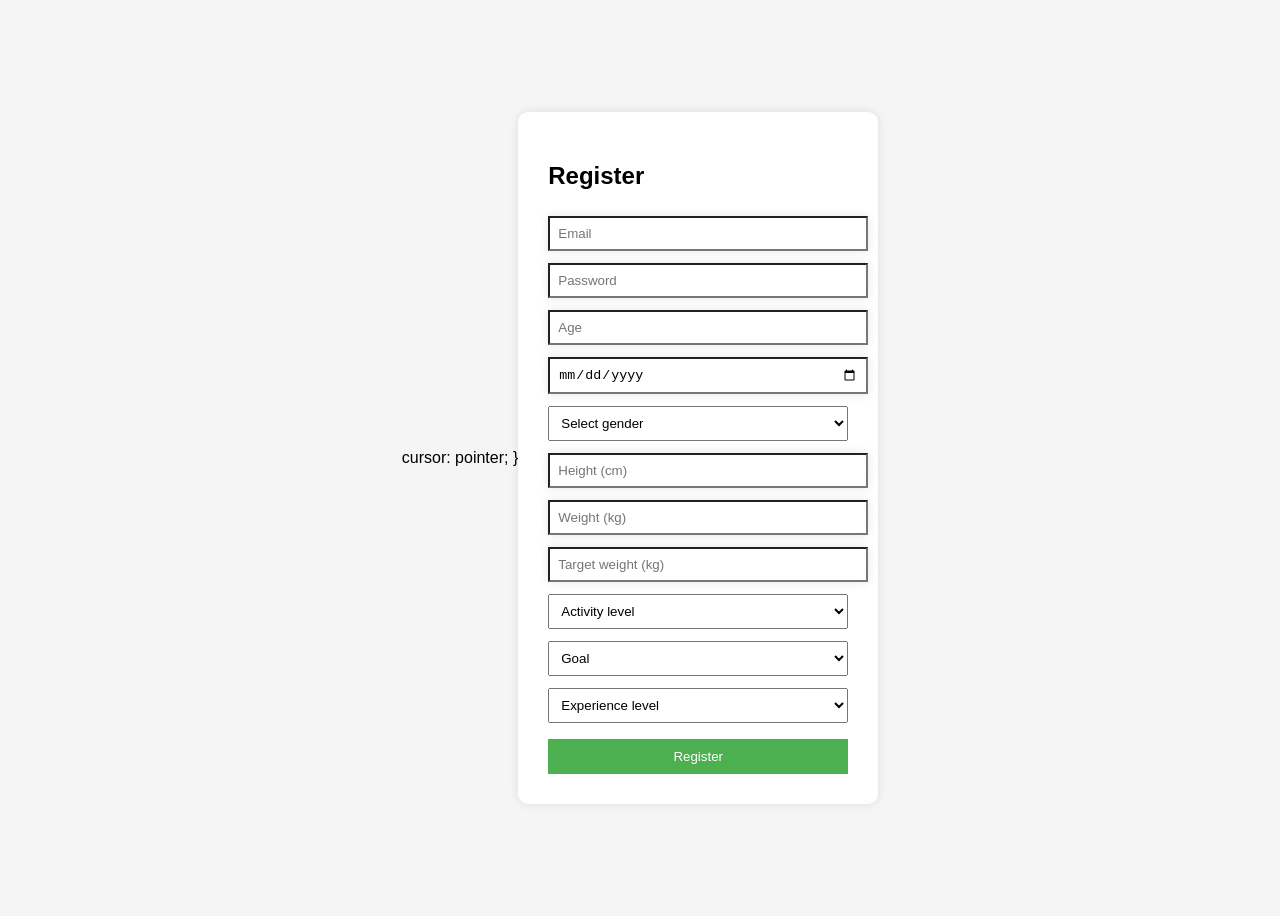
<file: gofit/src/main/resources/static/register.html>
<!DOCTYPE html>
<html lang="en">
<head>
    <meta charset="UTF-8">
    <title>GoFit Register</title>
    <style>
        body {
            font-family: Arial;
            background: #f5f5f5;
            display: flex;
            justify-content: center;
            align-items: center;
            height: 100vh;
        }

        .container {
            background: white;
            padding: 30px;
            border-radius: 10px;
            width: 300px;
            box-shadow: 0 0 10px rgba(0,0,0,0.1);
        }

        input {
            width: 100%;
            margin: 5px 0;
            width: 320px;
            box-shadow: 0 0 10px rgba(0,0,0,0.1);
        }

        input, select {
            width: 100%;
            margin: 6px 0;
            padding: 8px;
        }

        button {
            width: 100%;
            padding: 10px;
            background: #4CAF50;
            color: white;
            border: none;
            margin-top: 10px;
        }
    </style>
</head>
            cursor: pointer;
        }
    </style>
</head>

<body>

<div class="container">
    <h2>Register</h2>

    <input type="email" id="email" placeholder="Email">
    <input type="password" id="password" placeholder="Password">
    <input type="number" id="age" placeholder="Age">

    <input type="date" id="birthDate">

    <select id="gender">
        <option value="">Select gender</option>
        <option value="MALE">Male</option>
        <option value="FEMALE">Female</option>
    </select>

    <input type="number" id="height" placeholder="Height (cm)">
    <input type="number" id="weight" placeholder="Weight (kg)">
    <input type="number" id="targetWeight" placeholder="Target weight (kg)">

    <select id="activity">
        <option value="">Activity level</option>
        <option value="SEDENTARY">Sedentary</option>
        <option value="LIGHT">Light</option>
        <option value="MODERATE">Moderate</option>
        <option value="ACTIVE">Active</option>
    </select>

    <select id="goal">
        <option value="">Goal</option>
        <option value="LOSE_WEIGHT">Lose weight</option>
        <option value="GAIN_MUSCLE">Gain muscle</option>
        <option value="MAINTAIN">Maintain</option>
    </select>

    <select id="experience">
        <option value="">Experience level</option>
        <option value="BEGINNER">Beginner</option>
        <option value="INTERMEDIATE">Intermediate</option>
        <option value="ADVANCED">Advanced</option>
    </select>

    <button onclick="register()">Register</button>
</div>

<script>
    async function register() {
        const data = {
            email: document.getElementById("email").value,
            password: document.getElementById("password").value,
            height: parseFloat(document.getElementById("height").value),
            weight: parseFloat(document.getElementById("weight").value),
            age: parseInt(document.getElementById("age").value),
            activityLevel: document.getElementById("activity").value,
            goal: document.getElementById("goal").value,

            birthDate: document.getElementById("birthDate").value,
            gender: document.getElementById("gender").value,

            height: parseFloat(document.getElementById("height").value),
            weight: parseFloat(document.getElementById("weight").value),
            targetWeight: parseFloat(document.getElementById("targetWeight").value),

            activityLevel: document.getElementById("activity").value,
            goal: document.getElementById("goal").value,
            experienceLevel: document.getElementById("experience").value
        };

        const response = await fetch("http://localhost:8083/auth/register", {
            method: "POST",
            headers: {
                "Content-Type": "application/json"
            },
            body: JSON.stringify(data)
        });

        if (response.ok) {
            alert("User registered successfully!");
        } else {
            alert("Error registering user!");
        }
    }
</script>

</body>
</html>
</file>
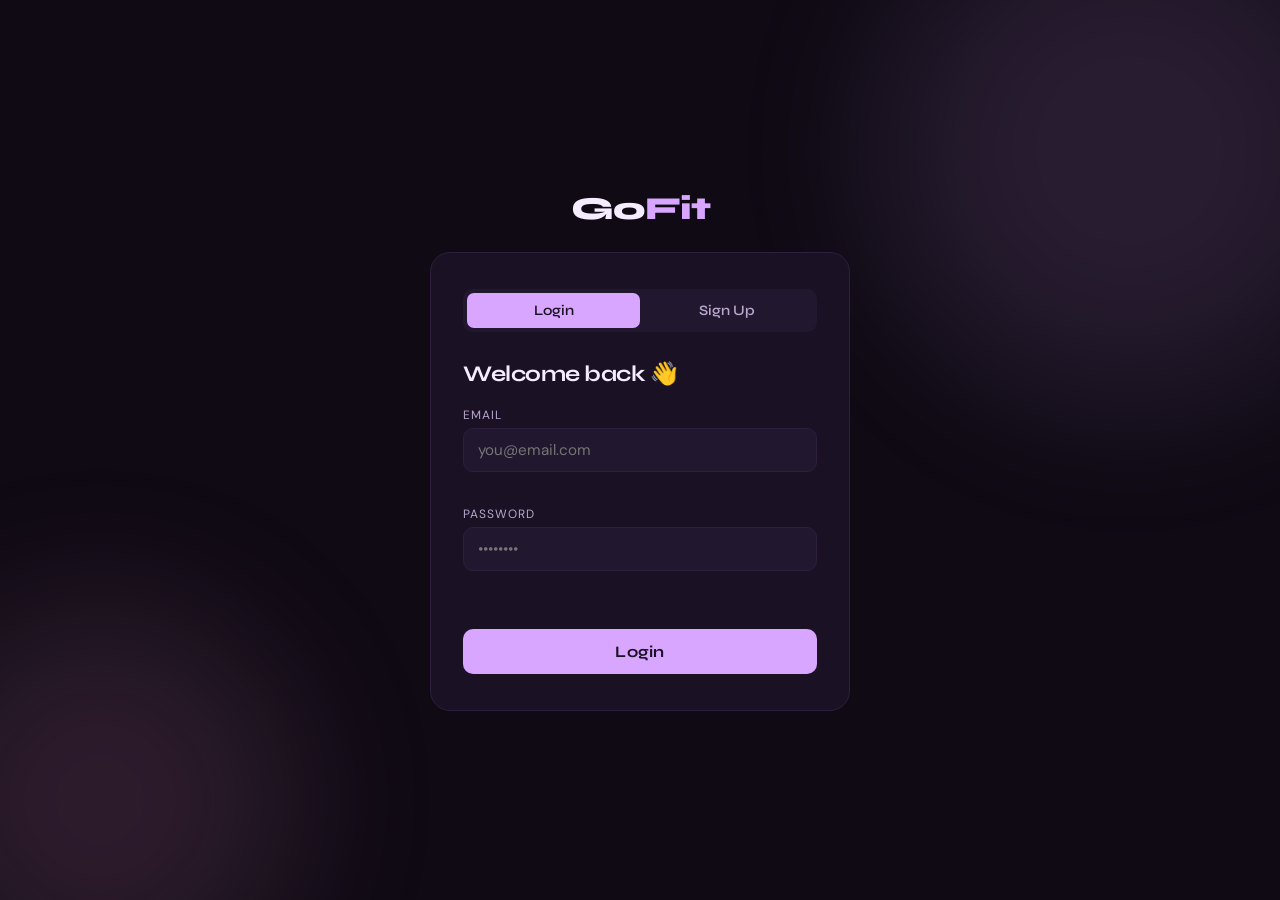
<file: gofit/src/main/resources/static/workouts.html>
<!DOCTYPE html>
<html lang="en">
<head>
    <meta charset="UTF-8">
    <title>GoFit — Workouts</title>
    <link href="https://fonts.googleapis.com/css2?family=Syne:wght@400;600;700;800&family=DM+Sans:ital,wght@0,300;0,400;0,500;1,400&display=swap" rel="stylesheet">
    <style>
        :root {
            --bg: #0f0a14;
            --surface: #1a1224;
            --surface2: #21172e;
            --border: #2d1f3d;
            --accent: #d8a6ff;
            --accent-dim: #c084fc;
            --text: #f5ecff;
            --muted: #b8a7cc;
            --danger: #ff7aa2;
            --sidebar-w: 220px;
        }

        * { box-sizing: border-box; margin: 0; padding: 0; }

        body {
            font-family: 'DM Sans', sans-serif;
            background: var(--bg);
            color: var(--text);
            display: flex;
            min-height: 100vh;
        }

        /* ── SIDEBAR ── */
        .sidebar {
            width: var(--sidebar-w);
            background: var(--surface);
            border-right: 1px solid var(--border);
            display: flex;
            flex-direction: column;
            padding: 28px 16px;
            position: fixed;
            top: 0; left: 0; bottom: 0;
        }

        .logo { font-family: 'Syne', sans-serif; font-weight: 800; font-size: 1.5rem; letter-spacing: -1px; margin-bottom: 36px; padding-left: 8px; }
        .logo span { color: var(--accent); }

        .nav-item {
            display: flex;
            align-items: center;
            gap: 10px;
            padding: 10px 12px;
            border-radius: 10px;
            cursor: pointer;
            color: var(--muted);
            font-size: 0.92rem;
            font-weight: 500;
            transition: all 0.18s;
            margin-bottom: 4px;
            border: none;
            background: none;
            width: 100%;
            text-align: left;
        }
        .nav-item:hover { color: var(--text); background: var(--surface2); }
        .nav-item.active { color: var(--accent); background: rgba(216,166,255,0.12); }
        .nav-item .icon { font-size: 1.1rem; width: 20px; text-align: center; }

        .sidebar-footer {
            margin-top: auto;
        }

        /* REPARARE BUTON LOGOUT */
        .logout-btn {
            display: flex; align-items: center; gap: 10px; padding: 10px 12px; border-radius: 10px;
            cursor: pointer; color: var(--danger); font-size: 0.92rem; font-weight: 500;
            border: none; background: none; width: 100%; text-align: left; transition: background 0.18s;
        }
        .logout-btn:hover { background: rgba(255, 95, 95, 0.08); }

        .main {
            margin-left: var(--sidebar-w);
            flex: 1;
            padding: 36px 40px; /* Padding identic cu dashboard */
            max-width: 1100px;  /* Redus de la 1200px la 1100px pentru a nu mai părea "întins" */
            width: calc(100% - var(--sidebar-w));
        }
        .page-header { margin-bottom: 32px; }
        .page-header h1 { font-family: 'Syne', sans-serif; font-size: 1.8rem; font-weight: 700; }
        .greeting-sub { color: var(--muted); font-size: 0.9rem; margin-top: 4px; }

        .workout-grid {
            display: grid;
            grid-template-columns: 1fr 1fr; /* Două coloane egale */
            gap: 24px;
            align-items: start;
        }
        .section-title { font-family: 'Syne', sans-serif; font-weight: 700; font-size: 1.1rem; margin-bottom: 16px; }

        /* ── VIDEO CARD ── */
        .video-card {
            background: var(--surface); border: 1px solid var(--border); border-radius: 20px;
            padding: 20px; margin-bottom: 20px; transition: transform 0.2s;
        }
        .video-card:hover { transform: translateY(-4px); border-color: var(--accent); }
        .video-header { display: flex; justify-content: space-between; align-items: flex-start; margin-bottom: 12px; }
        .ex-name { font-weight: 700; font-size: 1.1rem; color: var(--text); }
        .ex-reps { color: var(--accent); font-family: 'Syne', sans-serif; font-weight: 800; font-size: 0.95rem; }

        .video-container {
            width: 100%; aspect-ratio: 16/9; border-radius: 12px; overflow: hidden;
            background: #000; border: 1px solid var(--border);
        }
        .video-container iframe { width: 100%; height: 100%; }

        /* ── WORKOUT LIST ── */
        .workout-list { display: flex; flex-direction: column; gap: 12px; }
        .workout-card {
            background: var(--surface); border: 1px solid var(--border); border-radius: 14px;
            padding: 14px 18px; display: flex; align-items: center; gap: 14px;
        }
        .workout-icon {
            width: 40px; height: 40px; background: rgba(216,166,255,0.1);
            border-radius: 10px; display: flex; align-items: center; justify-content: center; font-size: 1.1rem;
        }
        .workout-info { flex: 1; }
        .workout-name { font-weight: 600; font-size: 0.9rem; }
        .workout-meta { font-size: 0.75rem; color: var(--muted); margin-top: 2px; }
        .workout-cals { font-family: 'Syne', sans-serif; font-weight: 700; color: var(--accent); font-size: 0.9rem; }

        /* ── REPARARE BUTOANE (MARK AS FINISHED & ADD) ── */
        .btn-save, .btn-add {
            padding: 12px 18px; background: var(--accent); color: #0a0a0a;
            border: none; border-radius: 10px; font-family: 'Syne', sans-serif;
            font-weight: 700; cursor: pointer; font-size: 0.9rem; transition: background 0.2s;
        }
        .btn-save:hover, .btn-add:hover { background: var(--accent-dim); }

        .modal-overlay {
            display: none; position: fixed; inset: 0; background: rgba(0,0,0,0.8);
            z-index: 100; align-items: center; justify-content: center;
        }
        .modal-overlay.open { display: flex; }
        .modal { background: var(--surface); padding: 32px; border-radius: 24px; width: 400px; border: 1px solid var(--border); }
        .modal input, .modal select {
            width: 100%; padding: 12px; background: var(--surface2); border: 1px solid var(--border);
            border-radius: 10px; color: var(--text); margin: 8px 0 16px; outline: none;
        }

        .workout-card {
            position: relative; /* Necesar pentru a poziționa butonul X absolut */
        }

        .delete-btn {
            position: absolute;
            top: 8px;
            right: 8px;
            width: 22px;
            height: 22px;
            background: rgba(255, 122, 162, 0.1);
            color: var(--danger);
            border: none;
            border-radius: 50%;
            display: flex;
            align-items: center;
            justify-content: center;
            font-size: 12px;
            cursor: pointer;
            opacity: 0; /* Ascuns implicit */
            transition: all 0.2s;
        }
        .admin-link {
            border: 1px solid rgba(216, 166, 255, 0.2);
            background: rgba(216, 166, 255, 0.05);
            transition: all 0.3s ease;
        }

        .admin-link:hover {
            background: rgba(216, 166, 255, 0.15) !important;
            border-color: var(--accent);
        }
        .workout-card:hover .delete-btn {
            opacity: 1; /* Apare la hover */
            background: rgba(255, 122, 162, 0.2);
        }

        .delete-btn:hover {
            background: var(--danger) !important;
            color: #fff !important;
        }

        .empty-state { text-align: center; padding: 40px; color: var(--muted); font-size: 0.9rem; border: 1px dashed var(--border); border-radius: 20px; }
    </style>
</head>
<body>

<nav class="sidebar">
    <div class="logo">Go<span>Fit</span></div>
    <button class="nav-item" onclick="window.location.href='dashboard.html?page=overview'">
        <span class="icon">📊</span> Overview
    </button>
    <button class="nav-item" onclick="window.location.href='workouts.html'">
        <span class="icon">🏋️</span> Workouts
    </button>
    <button class="nav-item" onclick="window.location.href='nutrition.html'">
        <span class="icon">🍎</span> Nutrition
    </button>
    <button class="nav-item" onclick="window.location.href='dashboard.html?page=profile'">
        <span class="icon">👤</span> Profile
    </button>
    <div class="sidebar-footer">
        <button id="adminBtn" class="nav-item" onclick="window.location.href='admin_dashboard.html'" style="display: none; color: var(--accent); margin-bottom: 10px;">
            <span class="icon">🛡️</span> Admin Panel
        </button>

        <button class="logout-btn" onclick="logout()">
            <span class="icon">🚪</span> Logout
        </button>
    </div>
</nav>

<main class="main">
    <div class="page-header">
        <h1>Workouts</h1>
        <div class="greeting-sub">Follow your plan or log a manual session</div>
    </div>

    <div class="weekly-nav" id="weeklyNav" style="display: flex; gap: 10px; margin-bottom: 25px; overflow-x: auto; padding-bottom: 10px;">
    </div>

    <div class="workout-grid">
        <div>
            <div style="display: flex; align-items: center; justify-content: space-between; margin-bottom: 16px;">
                <div class="section-title">Today's Recommended Plan</div>
            </div>
            <div id="recommendedExercises">
                <div class="empty-state">Loading plan...</div>
            </div>
        </div>

        <div>
            <div style="display: flex; justify-content: space-between; align-items: center; margin-bottom: 16px;">
                <div class="section-title" style="margin-bottom: 0;">Today's Sessions</div>
                <button class="btn-add" onclick="openModal()">+ Add Session</button>
            </div>
            <div id="workoutList" class="workout-list">
                <div class="empty-state">Loading sessions...</div>
            </div>
        </div>
    </div>
</main>

<div class="modal-overlay" id="modalOverlay">
    <div class="modal">
        <h2 style="font-family: 'Syne'; margin-bottom: 20px;">Log Session</h2>
        <label style="font-size: 0.72rem; color: var(--muted); text-transform: uppercase;">Workout Name</label>
        <input type="text" id="w-name" placeholder="Morning Run">
        <label style="font-size: 0.72rem; color: var(--muted); text-transform: uppercase;">Type</label>
        <select id="w-type">
            <option value="Strength">Strength</option>
            <option value="Cardio">Cardio</option>
            <option value="Flexibility">Flexibility</option>
        </select>
        <div style="display: flex; gap: 10px;">
            <div style="flex: 1;">
                <label style="font-size: 0.7rem;">Duration (min)</label>
                <input type="number" id="w-duration" placeholder="45">
            </div>
            <div style="flex: 1;">
                <label style="font-size: 0.7rem;">Kcal Burned</label>
                <input type="number" id="w-calories" placeholder="300">
            </div>
        </div>
        <div style="display: flex; gap: 12px; margin-top: 10px;">
            <button onclick="closeModal()" style="flex: 1; padding: 12px; background: none; border: 1px solid var(--border); color: var(--muted); border-radius: 10px; cursor: pointer;">Cancel</button>
            <button onclick="saveWorkout()" class="btn-save" style="flex: 2;">Save Session</button>
        </div>
    </div>
</div>

<script>
    const API = "http://localhost:8083";
    const token = localStorage.getItem("token");
    const headers = { "Content-Type": "application/json", "Authorization": "Bearer " + token };

    if (!token) window.location.href = "index.html";

    async function loadRecommended() {
        const container = document.getElementById("recommendedExercises");
        const nav = document.getElementById("weeklyNav");

        try {
            const res = await fetch(API + "/workouts/plan", { headers });
            const weeklyPlan = await res.json();
            const days = ["Monday", "Tuesday", "Wednesday", "Thursday", "Friday", "Saturday", "Sunday"];
            const today = new Date().toLocaleDateString('en-US', { weekday: 'long' });

            // 1. Generăm Navigarea Săptămânală (Fixăm aspectul mic)
            nav.innerHTML = days.map(day => {
                const exercises = weeklyPlan[day] || [];
                // MODIFICĂ ACEASTĂ PARTE ÎN JS:
                let theme = "Rest Day";
                if (exercises.length > 0) {
                    // Luăm textul direct din baza de date (coloana muscleGroup)
                    theme = exercises[0].muscleGroup || "Workout";
                }

                const isActive = day === today ? 'active' : '';
                // Am adăugat background și border pentru a nu mai fi "mici" și plutitoare
                return `
                <div class="nav-item ${isActive}" style="min-width: 120px; text-align: center; padding: 15px; border: 1px solid var(--border); background: var(--surface2); flex-direction: column;">
                    <div style="font-weight: 800; color: var(--accent); font-size: 0.9rem;">${day.substring(0,3)}</div>
                    <div style="color: var(--muted); font-size: 0.75rem; margin-top: 5px;">${theme}</div>
                </div>
            `;
            }).join("");

            // 2. AFIȘĂM EXERCIȚIILE PENTRU ZIUA DE AZI (Reparăm disparitia workout-urilor)
            const exercises = weeklyPlan[today] || [];

            if (exercises.length === 0) {
                container.innerHTML = `<div class="empty-state">Enjoy your rest day! 🧘‍♂️</div>`;
                return;
            }

            // Identificăm tema zilei pentru titlu
            const mainMuscleGroup = exercises[0].muscleGroup || "";
            let dayTheme = "Training Session";
            if (mainMuscleGroup.includes("Legs")) dayTheme = "Leg Day 🦵";
            else if (mainMuscleGroup.includes("Chest")) dayTheme = "Push Day 🚀";
            else if (mainMuscleGroup.includes("Back")) dayTheme = "Pull Day 🏗️";
            else if (mainMuscleGroup.includes("Cardio") || mainMuscleGroup.includes("HIIT")) dayTheme = "Fat Burn 🔥";

            let html = `<h2 class="section-title" style="color: var(--accent); margin-bottom: 20px; font-size: 1.2rem;">${today} — ${dayTheme}</h2>`;

            html += exercises.map(ex => {
                const videoId = ex.videoUrl.split('v=')[1]?.split('&')[0] || "";
                return `
                <div class="video-card">
                    <div class="video-header">
                        <div>
                            <div class="ex-name">${ex.name}</div>
                            <div style="font-size: 0.8rem; color: var(--muted)">Target: ${ex.muscleGroup}</div>
                        </div>
                        <div class="ex-reps">${ex.setsReps}</div>
                    </div>
                    <div class="video-container">
                        <iframe src="https://www.youtube.com/embed/${videoId}" frameborder="0" allowfullscreen></iframe>
                    </div>
                </div>
            `;
            }).join("");

            // Adăugăm butonul de finalizare
            html += `
            <button class="btn-save" style="width: 100%; margin-top: 10px; display: flex; align-items: center; justify-content: center; gap: 8px;" onclick="completeWorkout()">
                <span>✅</span> Mark Today's Workout as Finished
            </button>
        `;

            container.innerHTML = html;

        } catch (e) {
            console.error(e);
            container.innerHTML = `<div class="empty-state">Error loading plan.</div>`;
        }
    }

    async function loadWorkouts() {
        const list = document.getElementById("workoutList");
        try {
            const res = await fetch(API + "/workouts/today", { headers });
            const workouts = await res.json();
            const icons = { Strength: "🏋️", Cardio: "🏃", Flexibility: "🧘" };

            if (!workouts.length) {
                list.innerHTML = `<div class="empty-state">No sessions logged.</div>`;
                return;
            }

            list.innerHTML = workouts.map(w => `
    <div class="workout-card">
        <button class="delete-btn" onclick="deleteWorkout(${w.id})">✕</button>
        <div class="workout-icon">${icons[w.type] || "💪"}</div>
        <div class="workout-info">
            <div class="workout-name">${w.name}</div>
            <div class="workout-meta">${w.type} · ${w.durationMinutes} min</div>
        </div>
        <div class="workout-cals">−${w.caloriesBurned} kcal</div>
    </div>
`).join("");
        } catch (e) { list.innerHTML = `<div class="empty-state">Error loading logs.</div>`; }
    }

    function openModal() { document.getElementById("modalOverlay").classList.add("open"); }
    function closeModal() { document.getElementById("modalOverlay").classList.remove("open"); }

    async function saveWorkout() {
        const name = document.getElementById("w-name").value;
        const duration = document.getElementById("w-duration").value;
        const calories = document.getElementById("w-calories").value;
        if(!name || !duration || !calories) { alert("Please fill all fields"); return; }

        const data = {
            name: name,
            type: document.getElementById("w-type").value,
            durationMinutes: parseInt(duration),
            caloriesBurned: parseInt(calories)
        };
        const res = await fetch(API + "/workouts", { method: "POST", headers, body: JSON.stringify(data) });
        if (res.ok) { closeModal(); loadWorkouts(); }
    }

    async function completeWorkout() {
        if (!confirm("Did you finish all exercises? This will log the session automatically.")) return;
        const data = {
            name: "Daily Plan Completed",
            type: "Strength",
            durationMinutes: 45,
            caloriesBurned: 350,
            notes: "Logged from recommended plan"
        };
        try {
            const res = await fetch(API + "/workouts", { method: "POST", headers, body: JSON.stringify(data) });
            if (res.ok) { alert("Great job! Session logged."); loadWorkouts(); }
        } catch (e) { alert("Error logging workout."); }
    }

    function logout() { localStorage.removeItem("token"); window.location.href = "index.html"; }

    async function deleteWorkout(id) {
        if (!confirm("Are you sure you want to delete this session?")) return;

        try {
            const res = await fetch(`${API}/workouts/${id}`, {
                method: "DELETE",
                headers: headers
            });

            if (res.ok) {
                loadWorkouts(); // Reîncărcăm lista după ștergere
            } else {
                alert("Failed to delete the workout.");
            }
        } catch (e) {
            console.error("Error deleting workout:", e);
        }
    }
    async function checkAdminAccess() {
        try {
            const res = await fetch(API + "/user/me", { headers });
            const u = await res.json();

            if (u.role === 'ADMIN' || u.role === 'admin') {
                document.getElementById("adminBtn").style.display = "flex";
            }
        } catch (e) {
            console.error("Admin check failed", e);
        }
    }

    // Apelează funcția
    checkAdminAccess();

    loadRecommended();
    loadWorkouts();
</script>
</body>
</html>
</file>
